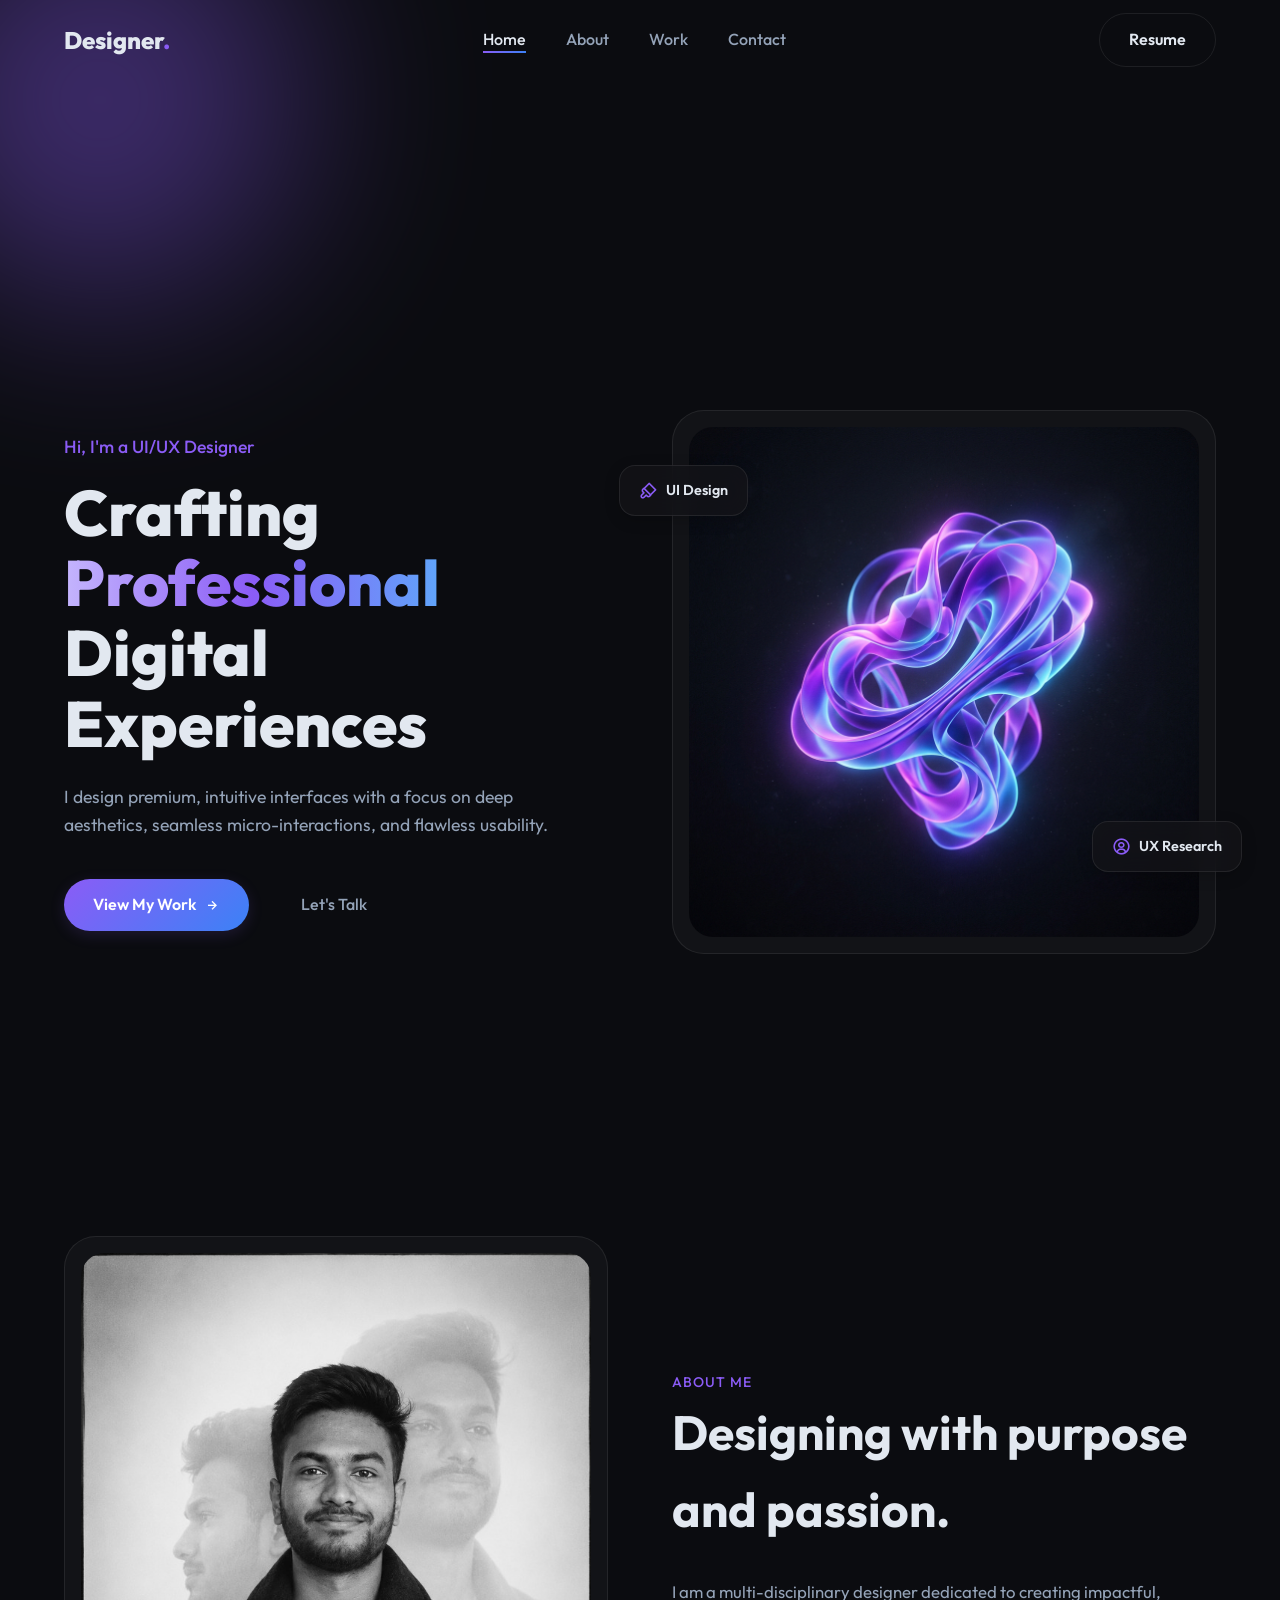
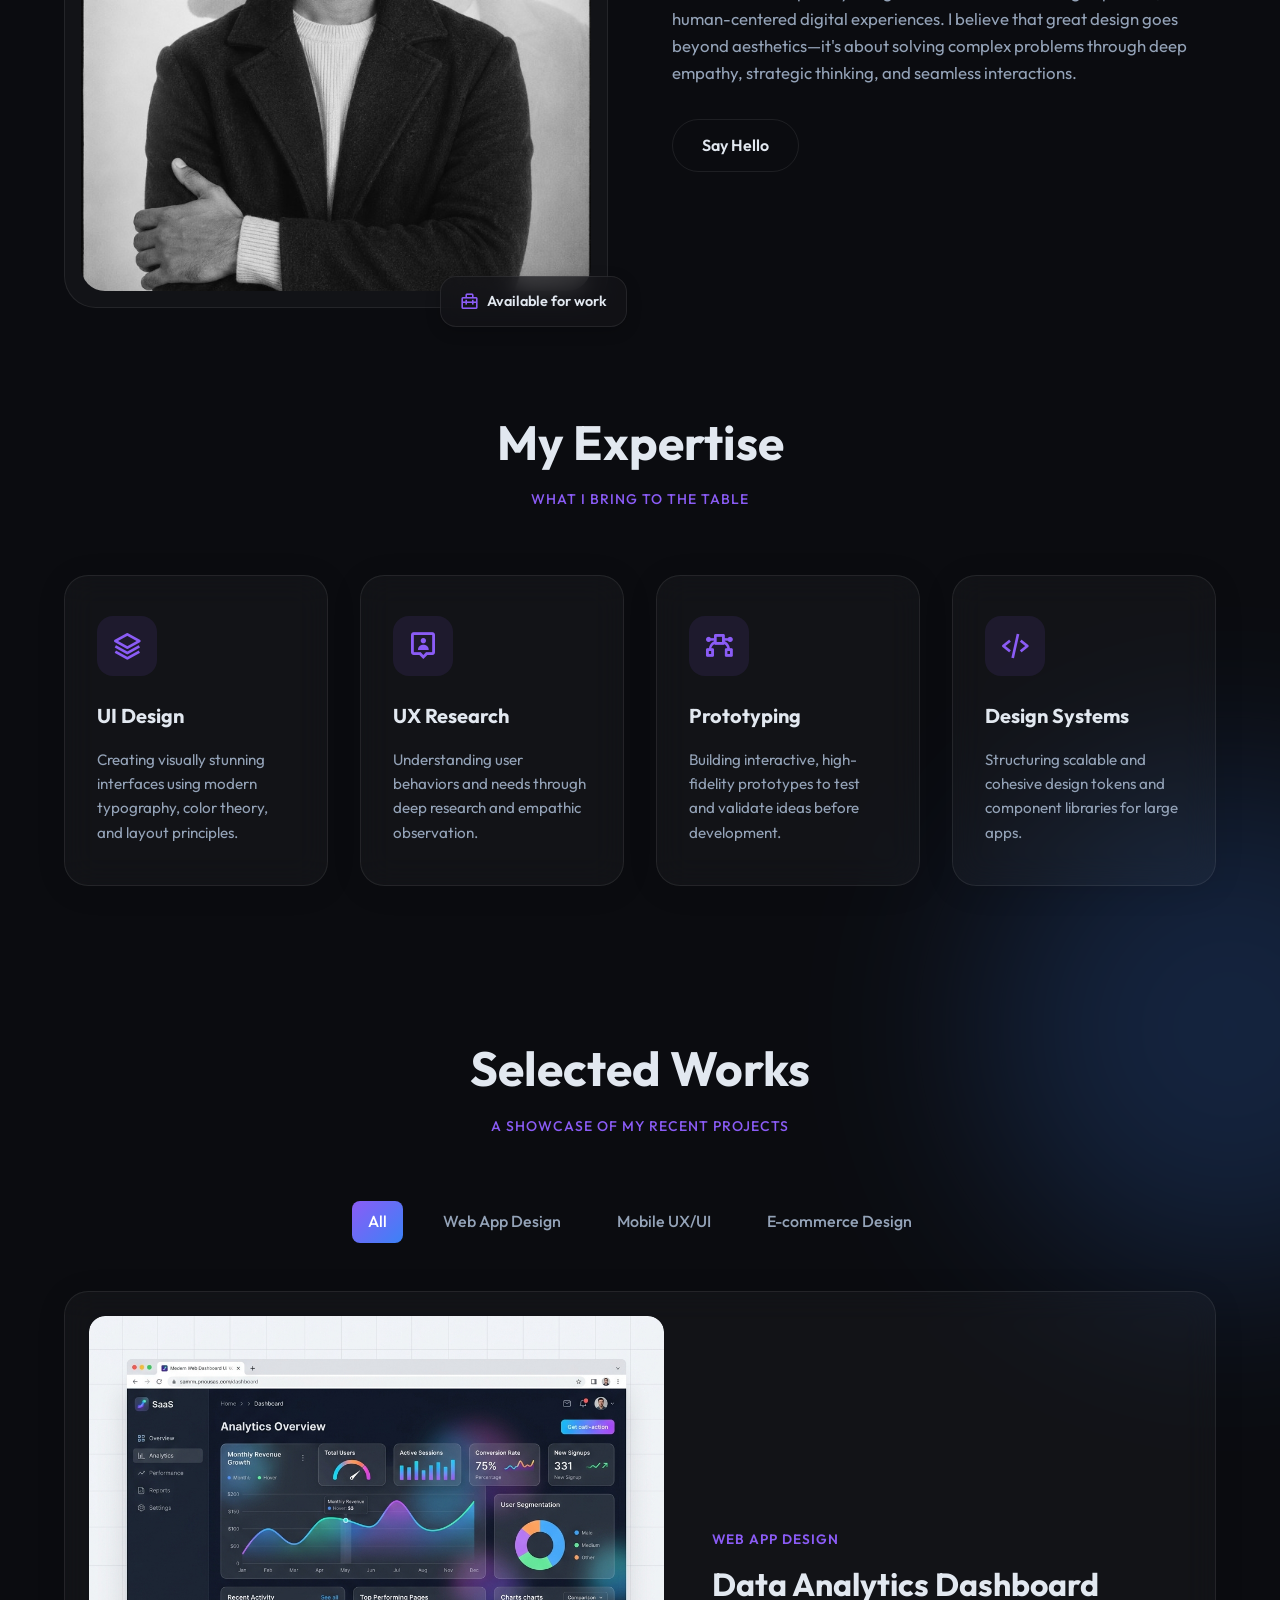
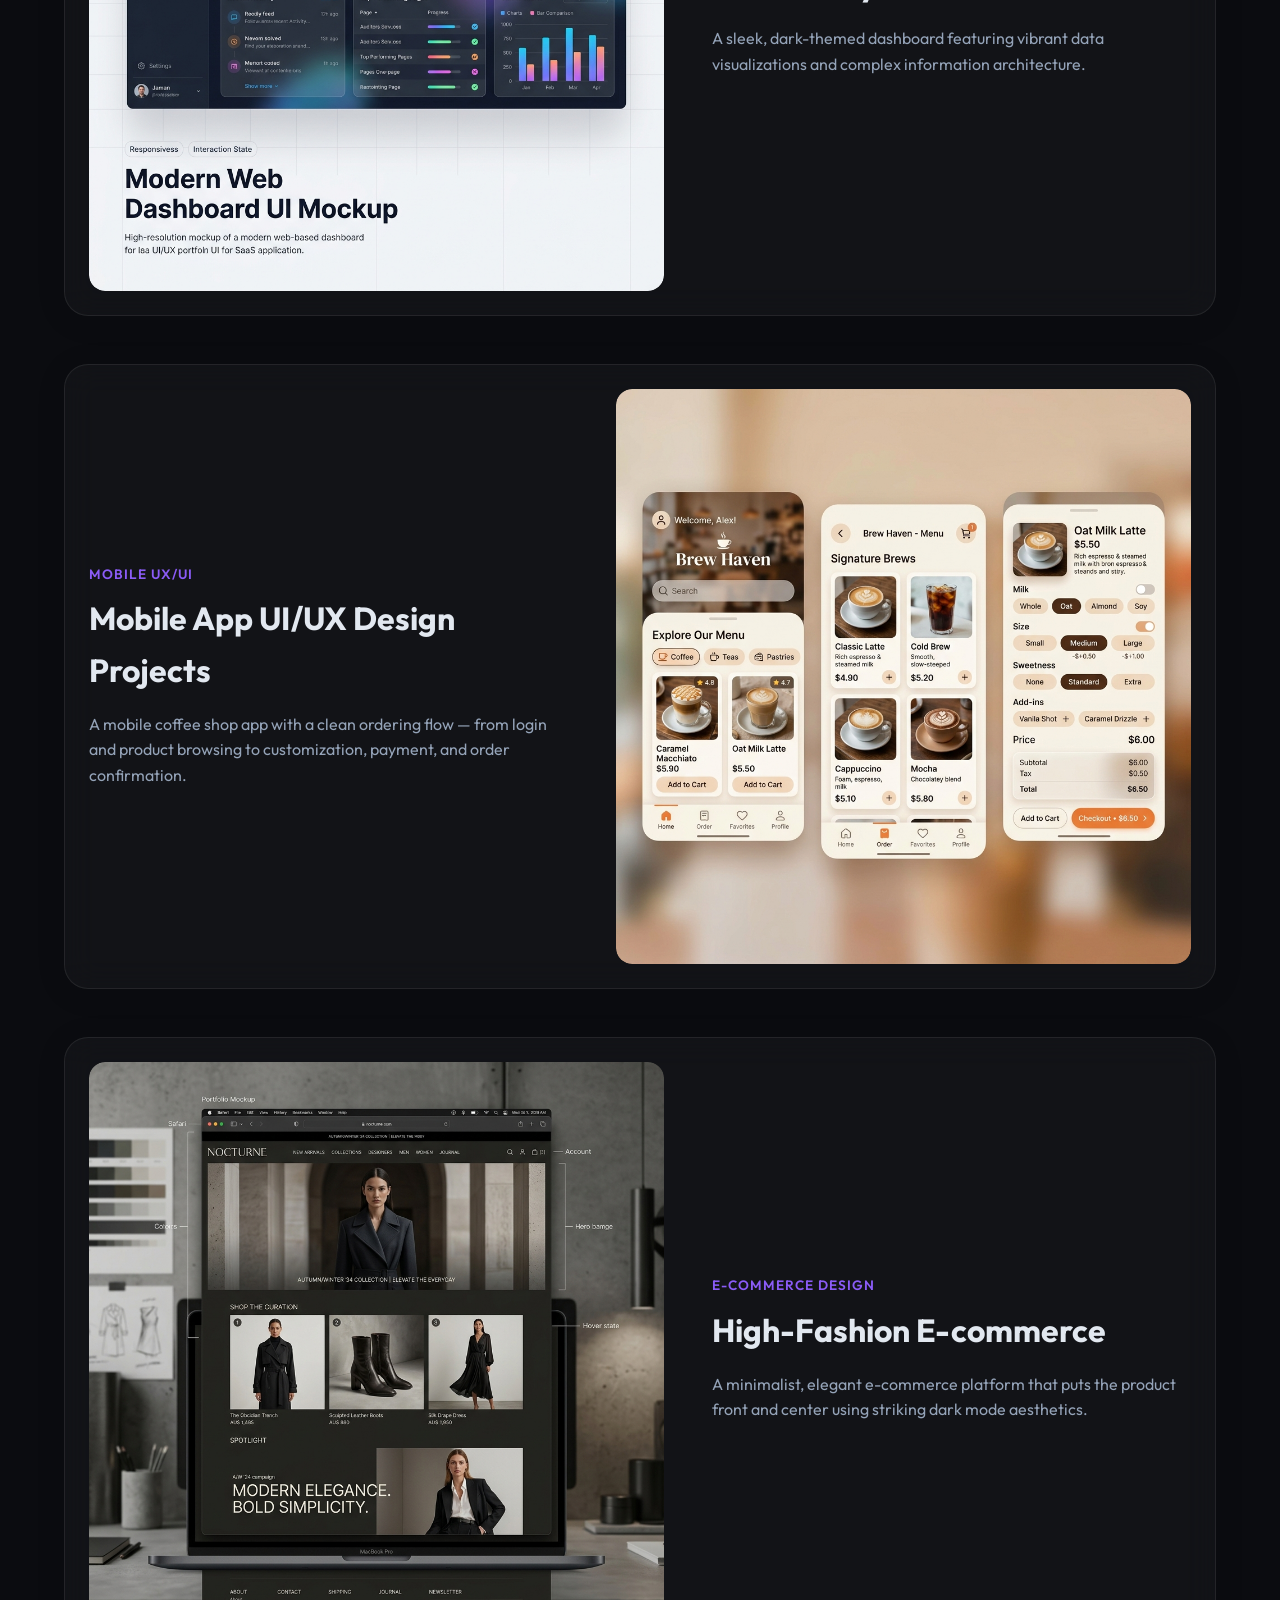
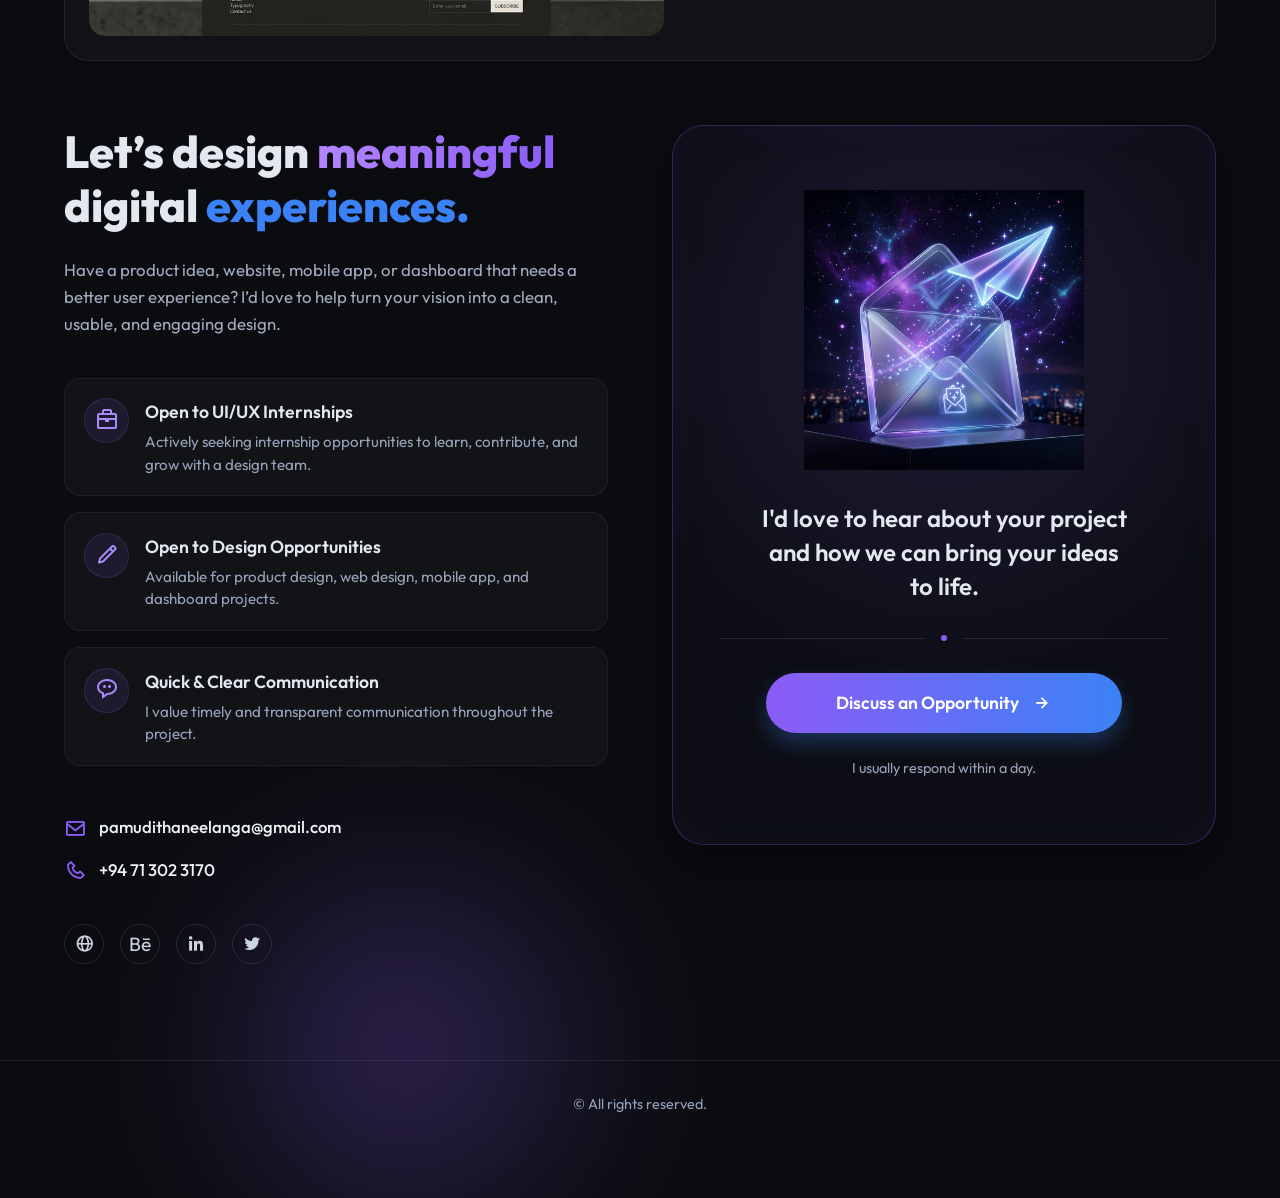
<file: index.html>
<!DOCTYPE html>
<html lang="en">
<head>
    <meta charset="UTF-8">
    <meta name="viewport" content="width=device-width, initial-scale=1.0">
    <title>Next Level UI/UX Portfolio</title>
    <meta name="description" content="Portfolio of a UI/UX Designer showcasing next-level digital experiences and premium web design.">
    <!-- Google Fonts -->
    <link rel="preconnect" href="https://fonts.googleapis.com">
    <link rel="preconnect" href="https://fonts.gstatic.com" crossorigin>
    <link href="https://fonts.googleapis.com/css2?family=Outfit:wght@300;400;500;600;700;800&display=swap" rel="stylesheet">
    <!-- Icons -->
    <link href="https://unpkg.com/boxicons@2.1.4/css/boxicons.min.css" rel="stylesheet">
    <!-- Custom CSS -->
    <link rel="stylesheet" href="css/style.css">
</head>
<body>
    <!-- Background Elements -->
    <div class="bg-glow glow-1"></div>
    <div class="bg-glow glow-2"></div>
    <div class="bg-glow glow-3"></div>

    <!-- Navigation -->
    <header id="header">
        <nav class="container nav">
            <a href="#" class="logo">Designer<span>.</span></a>
            <div class="nav-menu" id="nav-menu">
                <ul class="nav-list">
                    <li class="nav-item"><a href="#home" class="nav-link active">Home</a></li>
                    <li class="nav-item"><a href="#about" class="nav-link">About</a></li>
                    <li class="nav-item"><a href="#work" class="nav-link">Work</a></li>
                    <li class="nav-item"><a href="#contact" class="nav-link">Contact</a></li>
                </ul>
                <div class="nav-close" id="nav-close">
                    <i class='bx bx-x'></i>
                </div>
            </div>
            <div class="nav-actions">
                <a href="assets/resume.pdf" class="btn btn-outline" target="_blank" rel="noopener noreferrer">Resume</a>
                <div class="nav-toggle" id="nav-toggle">
                    <i class='bx bx-menu'></i>
                </div>
            </div>
        </nav>
    </header>

    <main>
        <!-- Home / Hero Section -->
        <section class="home section" id="home">
            <div class="container home-container">
                <div class="home-data reveal-left">
                    <span class="home-subtitle">Hi, I'm a UI/UX Designer</span>
                    <h1 class="home-title">Crafting <span>Professional</span> Digital Experiences</h1>
                    <p class="home-description">
                        I design premium, intuitive interfaces with a focus on deep aesthetics, 
                        seamless micro-interactions, and flawless usability.
                    </p>
                    <div class="home-buttons">
                        <a href="#work" class="btn btn-primary">View My Work <i class='bx bx-right-arrow-alt'></i></a>
                        <a href="#contact" class="btn btn-text">Let's Talk</a>
                    </div>
                </div>
                <div class="home-image reveal-right">
                    <div class="image-wrapper">
                        <img src="assets/hero_abstract.png" alt="Abstract Hero 3D Shape" class="hero-img">
                        <div class="floating-badge badge-1">
                            <i class='bx bx-brush'></i> UI Design
                        </div>
                        <div class="floating-badge badge-2">
                            <i class='bx bx-user-circle'></i> UX Research
                        </div>
                    </div>
                </div>
            </div>
        </section>

        <!-- About & Skills Section -->
        <section class="about section" id="about">
            <div class="container">
                <div class="about-container">
                    <div class="about-image reveal-left">
                        <div class="image-wrapper profile-wrapper">
                            <img src="assets/profile.jpg" alt="UI/UX Designer Profile" class="profile-img">
                            <div class="floating-badge badge-3">
                                <i class='bx bx-briefcase-alt-2'></i> Available for work
                            </div>
                        </div>
                    </div>
                    <div class="about-data reveal-right">
                        <div class="section-title-wrap" style="text-align: left; margin-bottom: 2rem;">
                            <p class="section-subtitle">About Me</p>
                            <h2 class="section-title">Designing with purpose and passion.</h2>
                        </div>
                        <p class="about-description" style="color: var(--text-color-muted); margin-bottom: 2rem; font-size: 1.05rem;">
                            I am a multi-disciplinary designer dedicated to creating impactful, human-centered digital experiences. I believe that great design goes beyond aesthetics—it's about solving complex problems through deep empathy, strategic thinking, and seamless interactions.
                        </p>
                        <a href="#contact" class="btn btn-outline">Say Hello</a>
                    </div>
                </div>

                <div class="section-title-wrap reveal-up" style="margin-top: 6rem;">
                    <h2 class="section-title">My Expertise</h2>
                    <p class="section-subtitle">What I bring to the table</p>
                </div>

                <div class="skills-grid reveal-up">
                    <div class="skill-card glass-card">
                        <div class="skill-icon"><i class='bx bx-layer'></i></div>
                        <h3 class="skill-title">UI Design</h3>
                        <p class="skill-description">Creating visually stunning interfaces using modern typography, color theory, and layout principles.</p>
                    </div>
                    <div class="skill-card glass-card">
                        <div class="skill-icon"><i class='bx bx-user-pin'></i></div>
                        <h3 class="skill-title">UX Research</h3>
                        <p class="skill-description">Understanding user behaviors and needs through deep research and empathic observation.</p>
                    </div>
                    <div class="skill-card glass-card">
                        <div class="skill-icon"><i class='bx bx-vector'></i></div>
                        <h3 class="skill-title">Prototyping</h3>
                        <p class="skill-description">Building interactive, high-fidelity prototypes to test and validate ideas before development.</p>
                    </div>
                    <div class="skill-card glass-card">
                        <div class="skill-icon"><i class='bx bx-code-alt'></i></div>
                        <h3 class="skill-title">Design Systems</h3>
                        <p class="skill-description">Structuring scalable and cohesive design tokens and component libraries for large apps.</p>
                    </div>
                </div>
            </div>
        </section>

        <!-- Work Section -->
        <section class="work section" id="work">
            <div class="container">
                <div class="section-title-wrap reveal-up">
                    <h2 class="section-title">Selected Works</h2>
                    <p class="section-subtitle">A showcase of my recent projects</p>
                </div>

                <div class="work-filters reveal-up">
                    <span class="work-item active-work" data-filter="all">All</span>
                    <span class="work-item" data-filter="web">Web App Design</span>
                    <span class="work-item" data-filter="mobile">Mobile UX/UI</span>
                    <span class="work-item" data-filter="ecommerce">E-commerce Design</span>
                </div>

                <div class="work-grid">
                    <!-- Project 1 -->
                    <div class="work-card glass-card reveal-up" data-category="web">
                        <div class="work-image">
                            <img src="assets/project_one.png" alt="Modern Dashboard UI">
                            <div class="work-overlay">
                                <a href="web-app-design.html" class="work-link"><i class='bx bx-link-external'></i></a>
                            </div>
                        </div>
                        <div class="work-content">
                            <span class="work-category">Web App Design</span>
                            <h3 class="work-title">Data Analytics Dashboard</h3>
                            <p class="work-description">A sleek, dark-themed dashboard featuring vibrant data visualizations and complex information architecture.</p>
                        </div>
                    </div>

                    <!-- Project 2 -->
                    <div class="work-card glass-card reveal-up" data-category="mobile">
                        <div class="work-image">
                            <img src="assets/brew_coffee_app_ui.png" alt="Brew Coffee Mobile Ordering App UI">
                            <div class="work-overlay">
                                <a href="mobile-ux-ui.html" class="work-link"><i class='bx bx-link-external'></i></a>
                            </div>
                        </div>
                        <div class="work-content">
                            <span class="work-category">Mobile UX/UI</span>
                            <h3 class="work-title">Mobile App UI/UX Design Projects</h3>
                            <p class="work-description">A mobile coffee shop app with a clean ordering flow — from login and product browsing to customization, payment, and order confirmation.</p>
                        </div>
                    </div>

                    <!-- Project 3 -->
                    <div class="work-card glass-card reveal-up" data-category="ecommerce">
                        <div class="work-image">
                            <img src="assets/project_three.png" alt="E-commerce Website UI">
                            <div class="work-overlay">
                                <a href="ecommerce-design.html" class="work-link"><i class='bx bx-link-external'></i></a>
                            </div>
                        </div>
                        <div class="work-content">
                            <span class="work-category">E-commerce Design</span>
                            <h3 class="work-title">High-Fashion E-commerce</h3>
                            <p class="work-description">A minimalist, elegant e-commerce platform that puts the product front and center using striking dark mode aesthetics.</p>
                        </div>
                    </div>
                </div>
            </div>
        </section>

        <!-- Contact Section -->
        <section class="contact section" id="contact" style="padding-top: 2rem;">
            <div class="container">
                <div class="contact-wrapper reveal-up" style="display: grid; grid-template-columns: 1fr 1fr; gap: 4rem; align-items: start;">
                    <div class="contact-left">
                        <h2 class="contact-title" style="font-size: 2.8rem; font-weight: 800; line-height: 1.2; margin-bottom: 1.5rem;">
                            Let’s design <span style="background: linear-gradient(90deg, #b485ff, #8b5cf6); -webkit-background-clip: text; -webkit-text-fill-color: transparent;">meaningful</span> <br>
                            digital <span style="color: #3b82f6;">experiences.</span>
                        </h2>
                        <p class="contact-description" style="color: #a0aec0; margin-bottom: 2.5rem; font-size: 1.05rem; max-width: 95%;">
                            Have a product idea, website, mobile app, or dashboard that needs a better user experience? I’d love to help turn your vision into a clean, usable, and engaging design.
                        </p>
                        
                        <div class="contact-features" style="display: flex; flex-direction: column; gap: 1rem; margin-bottom: 3rem;">
                            <!-- Feature 1 -->
                            <div class="feature-card" style="background: rgba(255, 255, 255, 0.03); border: 1px solid rgba(255, 255, 255, 0.05); border-radius: 1rem; padding: 1.2rem; display: flex; gap: 1rem; align-items: flex-start; transition: all 0.3s ease;">
                                <div class="feature-icon" style="width: 45px; height: 45px; border-radius: 50%; background: rgba(139, 92, 246, 0.1); border: 1px solid rgba(139, 92, 246, 0.2); display: flex; align-items: center; justify-content: center; flex-shrink: 0;">
                                    <i class='bx bx-briefcase' style="color: #a78bfa; font-size: 1.5rem;"></i>
                                </div>
                                <div class="feature-text">
                                    <h4 style="font-size: 1.1rem; margin-bottom: 0.3rem; font-weight: 600;">Open to UI/UX Internships</h4>
                                    <p style="color: #94a3b8; font-size: 0.95rem; line-height: 1.5;">Actively seeking internship opportunities to learn, contribute, and grow with a design team.</p>
                                </div>
                            </div>
                            <!-- Feature 2 -->
                            <div class="feature-card" style="background: rgba(255, 255, 255, 0.03); border: 1px solid rgba(255, 255, 255, 0.05); border-radius: 1rem; padding: 1.2rem; display: flex; gap: 1rem; align-items: flex-start; transition: all 0.3s ease;">
                                <div class="feature-icon" style="width: 45px; height: 45px; border-radius: 50%; background: rgba(139, 92, 246, 0.1); border: 1px solid rgba(139, 92, 246, 0.2); display: flex; align-items: center; justify-content: center; flex-shrink: 0;">
                                    <i class='bx bx-pencil' style="color: #a78bfa; font-size: 1.5rem;"></i>
                                </div>
                                <div class="feature-text">
                                    <h4 style="font-size: 1.1rem; margin-bottom: 0.3rem; font-weight: 600;">Open to Design Opportunities</h4>
                                    <p style="color: #94a3b8; font-size: 0.95rem; line-height: 1.5;">Available for product design, web design, mobile app, and dashboard projects.</p>
                                </div>
                            </div>
                            <!-- Feature 3 -->
                            <div class="feature-card" style="background: rgba(255, 255, 255, 0.03); border: 1px solid rgba(255, 255, 255, 0.05); border-radius: 1rem; padding: 1.2rem; display: flex; gap: 1rem; align-items: flex-start; transition: all 0.3s ease;">
                                <div class="feature-icon" style="width: 45px; height: 45px; border-radius: 50%; background: rgba(139, 92, 246, 0.1); border: 1px solid rgba(139, 92, 246, 0.2); display: flex; align-items: center; justify-content: center; flex-shrink: 0;">
                                    <i class='bx bx-message-rounded-dots' style="color: #a78bfa; font-size: 1.5rem;"></i>
                                </div>
                                <div class="feature-text">
                                    <h4 style="font-size: 1.1rem; margin-bottom: 0.3rem; font-weight: 600;">Quick & Clear Communication</h4>
                                    <p style="color: #94a3b8; font-size: 0.95rem; line-height: 1.5;">I value timely and transparent communication throughout the project.</p>
                                </div>
                            </div>
                        </div>

                        <div class="contact-direct" style="margin-bottom: 2.5rem; display: flex; flex-direction: column; gap: 1rem;">
                            <a href="mailto:pamudithaneelanga@gmail.com" style="color: #f1f5f9; font-weight: 500; font-size: 1.05rem; display: flex; align-items: center; gap: 0.8rem; transition: color 0.3s ease;">
                                <i class='bx bx-envelope' style="color: #8b5cf6; font-size: 1.4rem;"></i> pamudithaneelanga@gmail.com
                            </a>
                            <a href="tel:+94713023170" style="color: #f1f5f9; font-weight: 500; font-size: 1.05rem; display: flex; align-items: center; gap: 0.8rem; transition: color 0.3s ease;">
                                <i class='bx bx-phone' style="color: #8b5cf6; font-size: 1.4rem;"></i> +94 71 302 3170
                            </a>
                        </div>

                        <div class="contact-socials" style="display: flex; gap: 1rem;">
                            <a href="#" class="social-link" style="width: 40px; height: 40px; border-radius: 50%; border: 1px solid rgba(255,255,255,0.1); display: flex; align-items: center; justify-content: center; color: #cbd5e1; transition: all 0.3s ease; text-decoration: none;"><i class='bx bx-globe'></i></a>
                            <a href="#" class="social-link" style="width: 40px; height: 40px; border-radius: 50%; border: 1px solid rgba(255,255,255,0.1); display: flex; align-items: center; justify-content: center; color: #cbd5e1; transition: all 0.3s ease; text-decoration: none;">Bē</a>
                            <a href="#" class="social-link" style="width: 40px; height: 40px; border-radius: 50%; border: 1px solid rgba(255,255,255,0.1); display: flex; align-items: center; justify-content: center; color: #cbd5e1; transition: all 0.3s ease; text-decoration: none;"><i class='bx bxl-linkedin'></i></a>
                            <a href="#" class="social-link" style="width: 40px; height: 40px; border-radius: 50%; border: 1px solid rgba(255,255,255,0.1); display: flex; align-items: center; justify-content: center; color: #cbd5e1; transition: all 0.3s ease; text-decoration: none;"><i class='bx bxl-twitter'></i></a>
                        </div>
                    </div>

                    <div class="contact-right" style="background: rgba(15, 17, 26, 0.6); backdrop-filter: blur(20px); border: 1px solid rgba(139, 92, 246, 0.3); border-radius: 2rem; padding: 4rem 3rem; display: flex; flex-direction: column; align-items: center; text-align: center; position: relative; box-shadow: 0 20px 40px rgba(0,0,0,0.4), inset 0 0 40px rgba(139, 92, 246, 0.05); overflow: hidden;">
                        <!-- Glow behind card -->
                        <div style="position: absolute; width: 100%; height: 100%; top: 0; left: 0; background: radial-gradient(circle at 50% 30%, rgba(139, 92, 246, 0.15) 0%, transparent 60%); pointer-events: none;"></div>
                        
                        <!-- The 3D Envelope Image -->
                        <img src="assets/envelope_3d.png" alt="3D Envelope" style="width: 280px; margin-bottom: 2rem; z-index: 1;">
                        
                        <h3 style="font-size: 1.5rem; font-weight: 600; line-height: 1.4; margin-bottom: 2rem; z-index: 1;">I'd love to hear about your project<br>and how we can bring your ideas<br>to life.</h3>
                        
                        <div style="width: 100%; display: flex; align-items: center; gap: 1rem; margin-bottom: 2rem; z-index: 1;">
                            <div style="flex-grow: 1; height: 1px; background: rgba(255,255,255,0.1);"></div>
                            <div style="width: 6px; height: 6px; border-radius: 50%; background: #8b5cf6;"></div>
                            <div style="flex-grow: 1; height: 1px; background: rgba(255,255,255,0.1);"></div>
                        </div>

                        <div class="btn" style="background: linear-gradient(90deg, #8b5cf6, #3b82f6); color: white; border: none; padding: 1rem 2rem; border-radius: 2rem; font-size: 1.1rem; font-weight: 600; width: 80%; display: flex; align-items: center; justify-content: center; gap: 0.8rem; margin-bottom: 1.5rem; transition: transform 0.3s ease, box-shadow 0.3s ease; box-shadow: 0 10px 20px rgba(59, 130, 246, 0.3); z-index: 1; cursor: pointer;">
                            Discuss an Opportunity <i class='bx bx-right-arrow-alt' style="font-size: 1.3rem;"></i>
                        </div>

                        <p style="color: #94a3b8; font-size: 0.9rem; z-index: 1;">I usually respond within a day.</p>
                    </div>
                </div>
            </div>
        </section>
    </main>

    <!-- Footer -->
    <footer class="footer">
        <div class="container footer-container">
            <p class="footer-copy">&#169; All rights reserved.</p>
        </div>
    </footer>

    <!-- Custom JS -->
    <script src="js/main.js"></script>
</body>
</html>
</file>
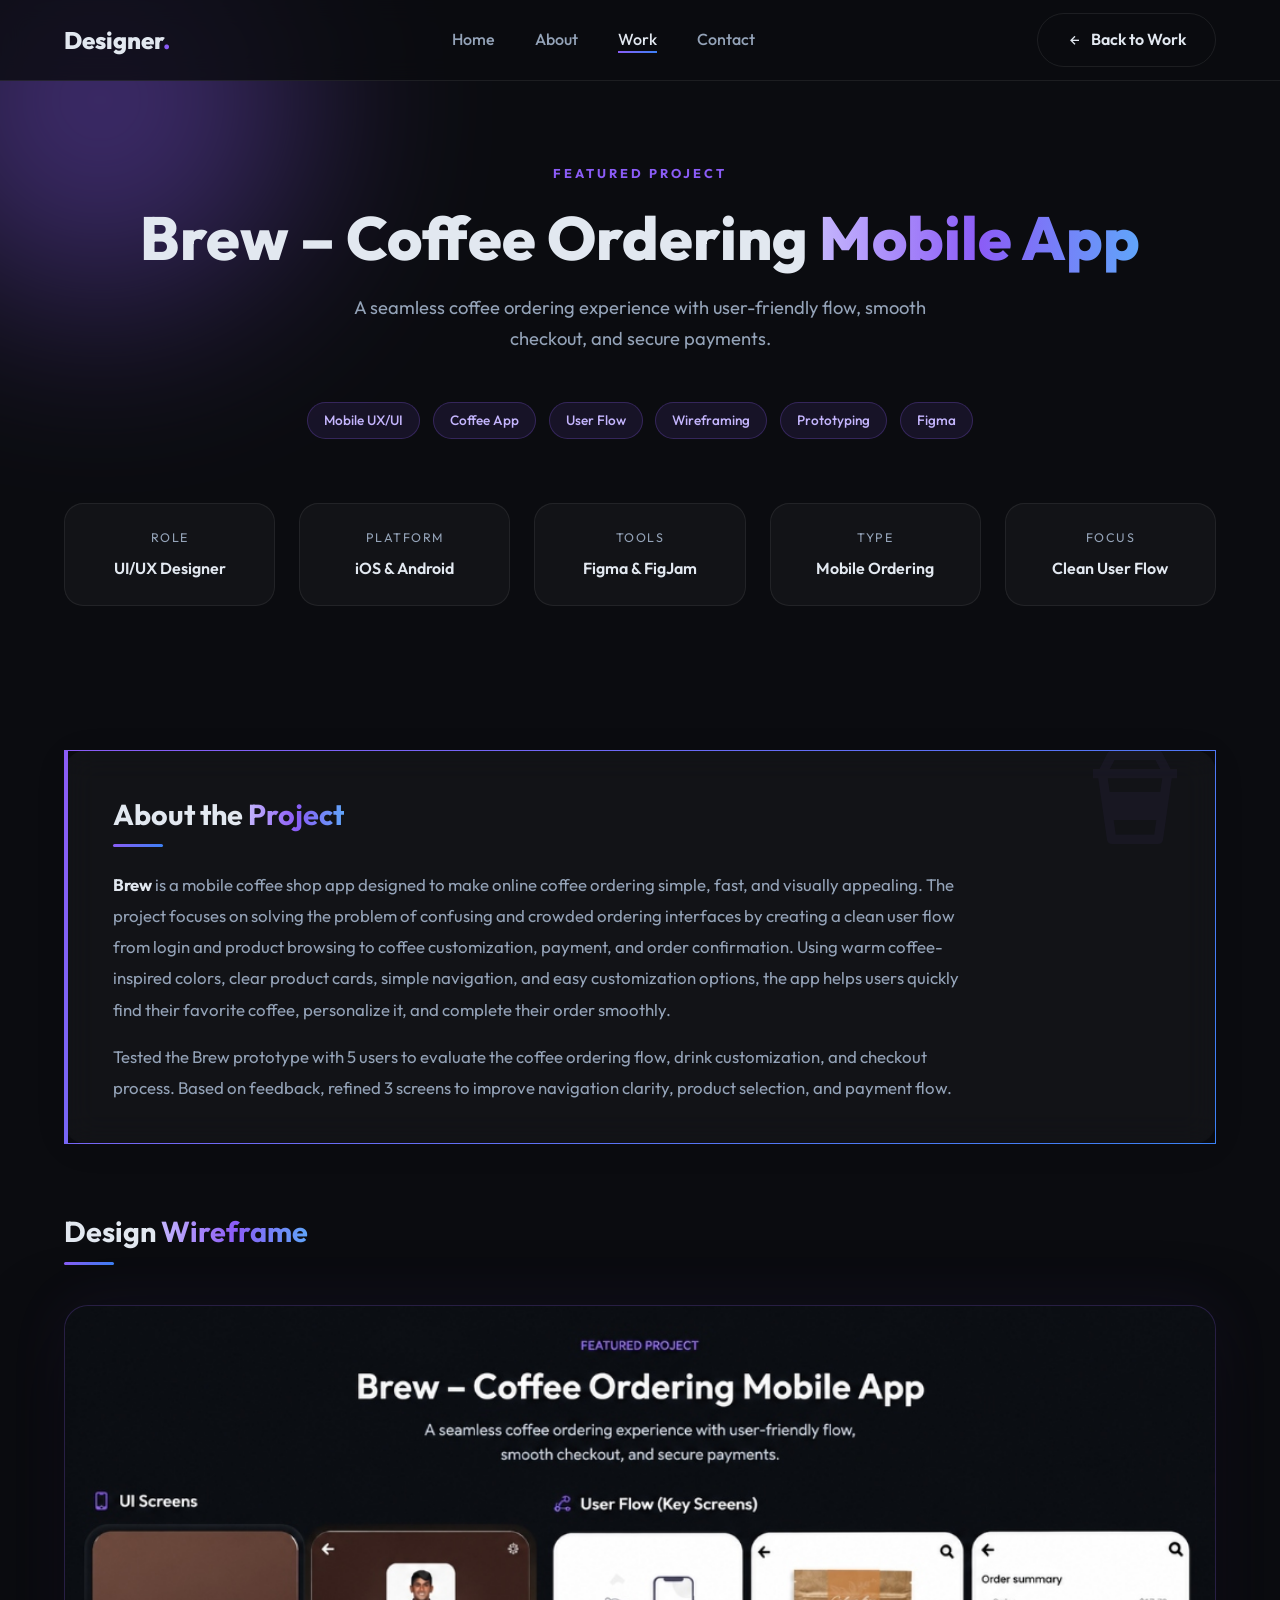
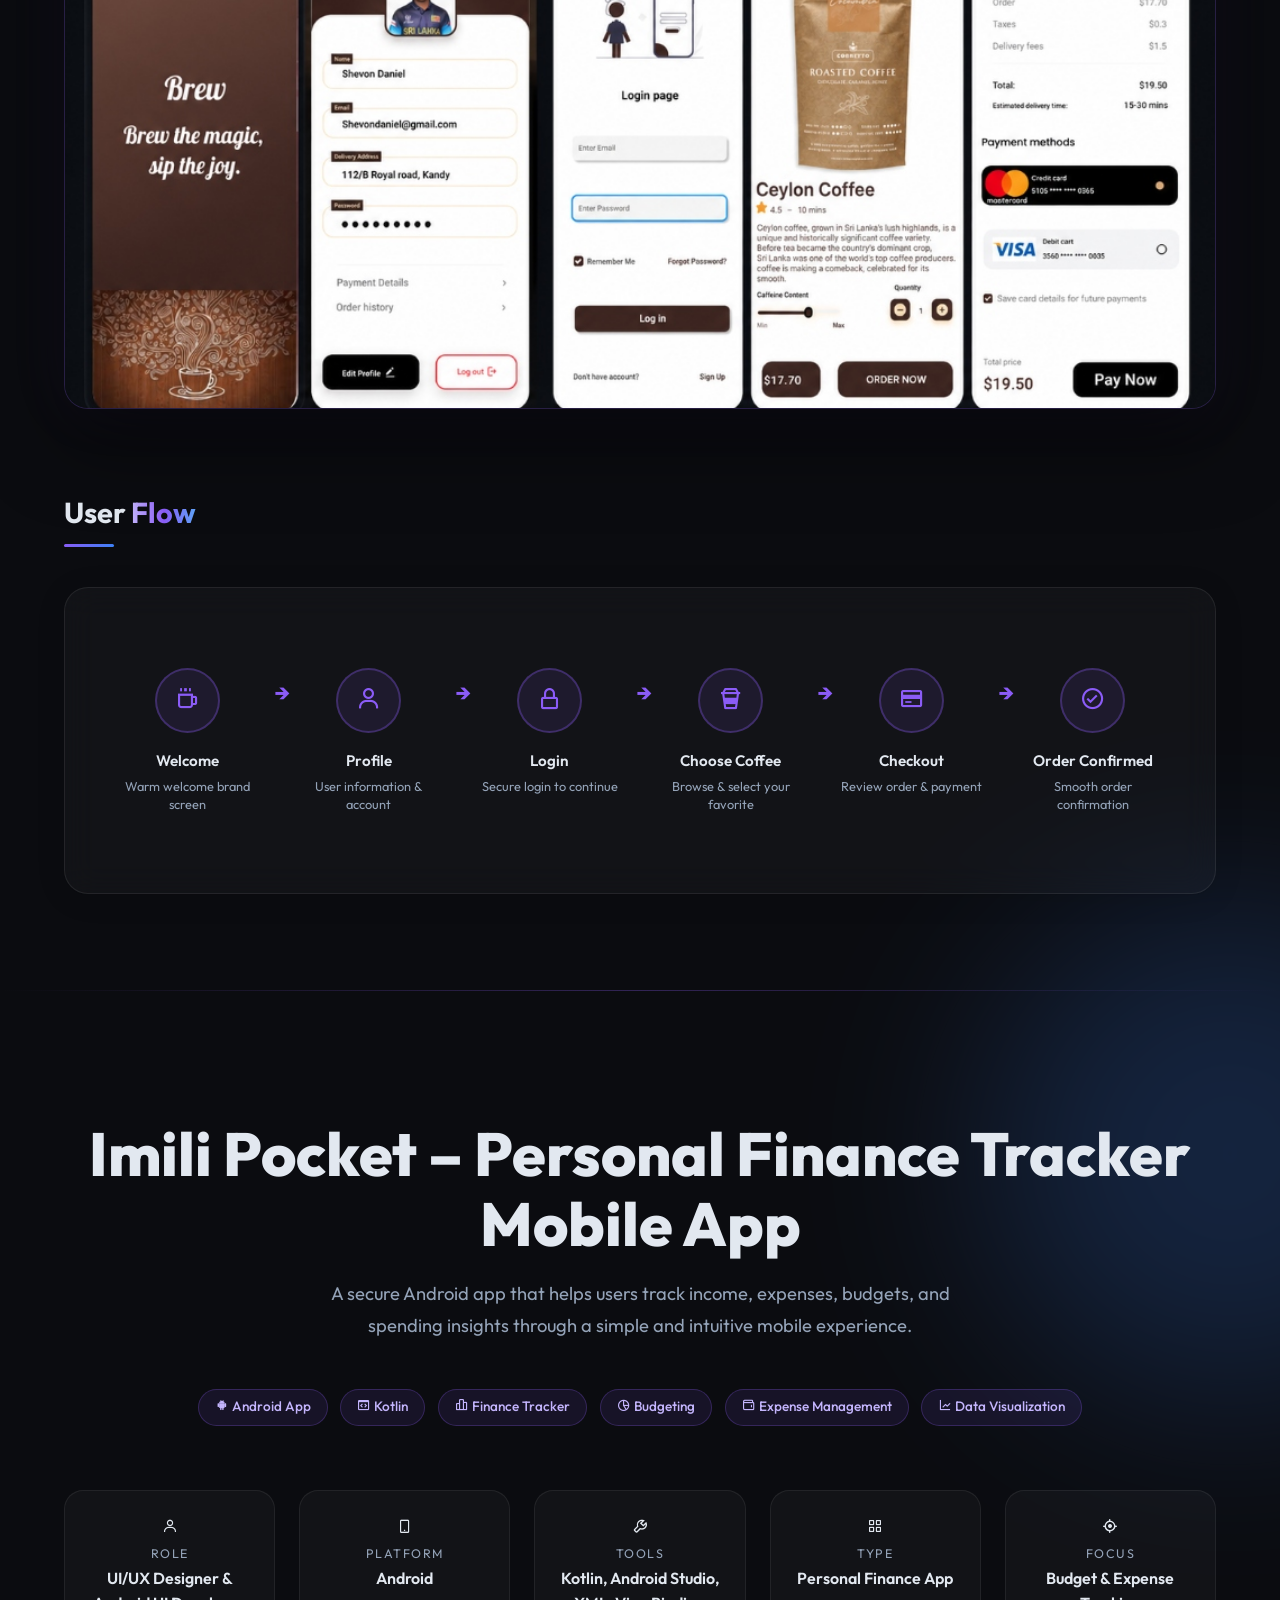
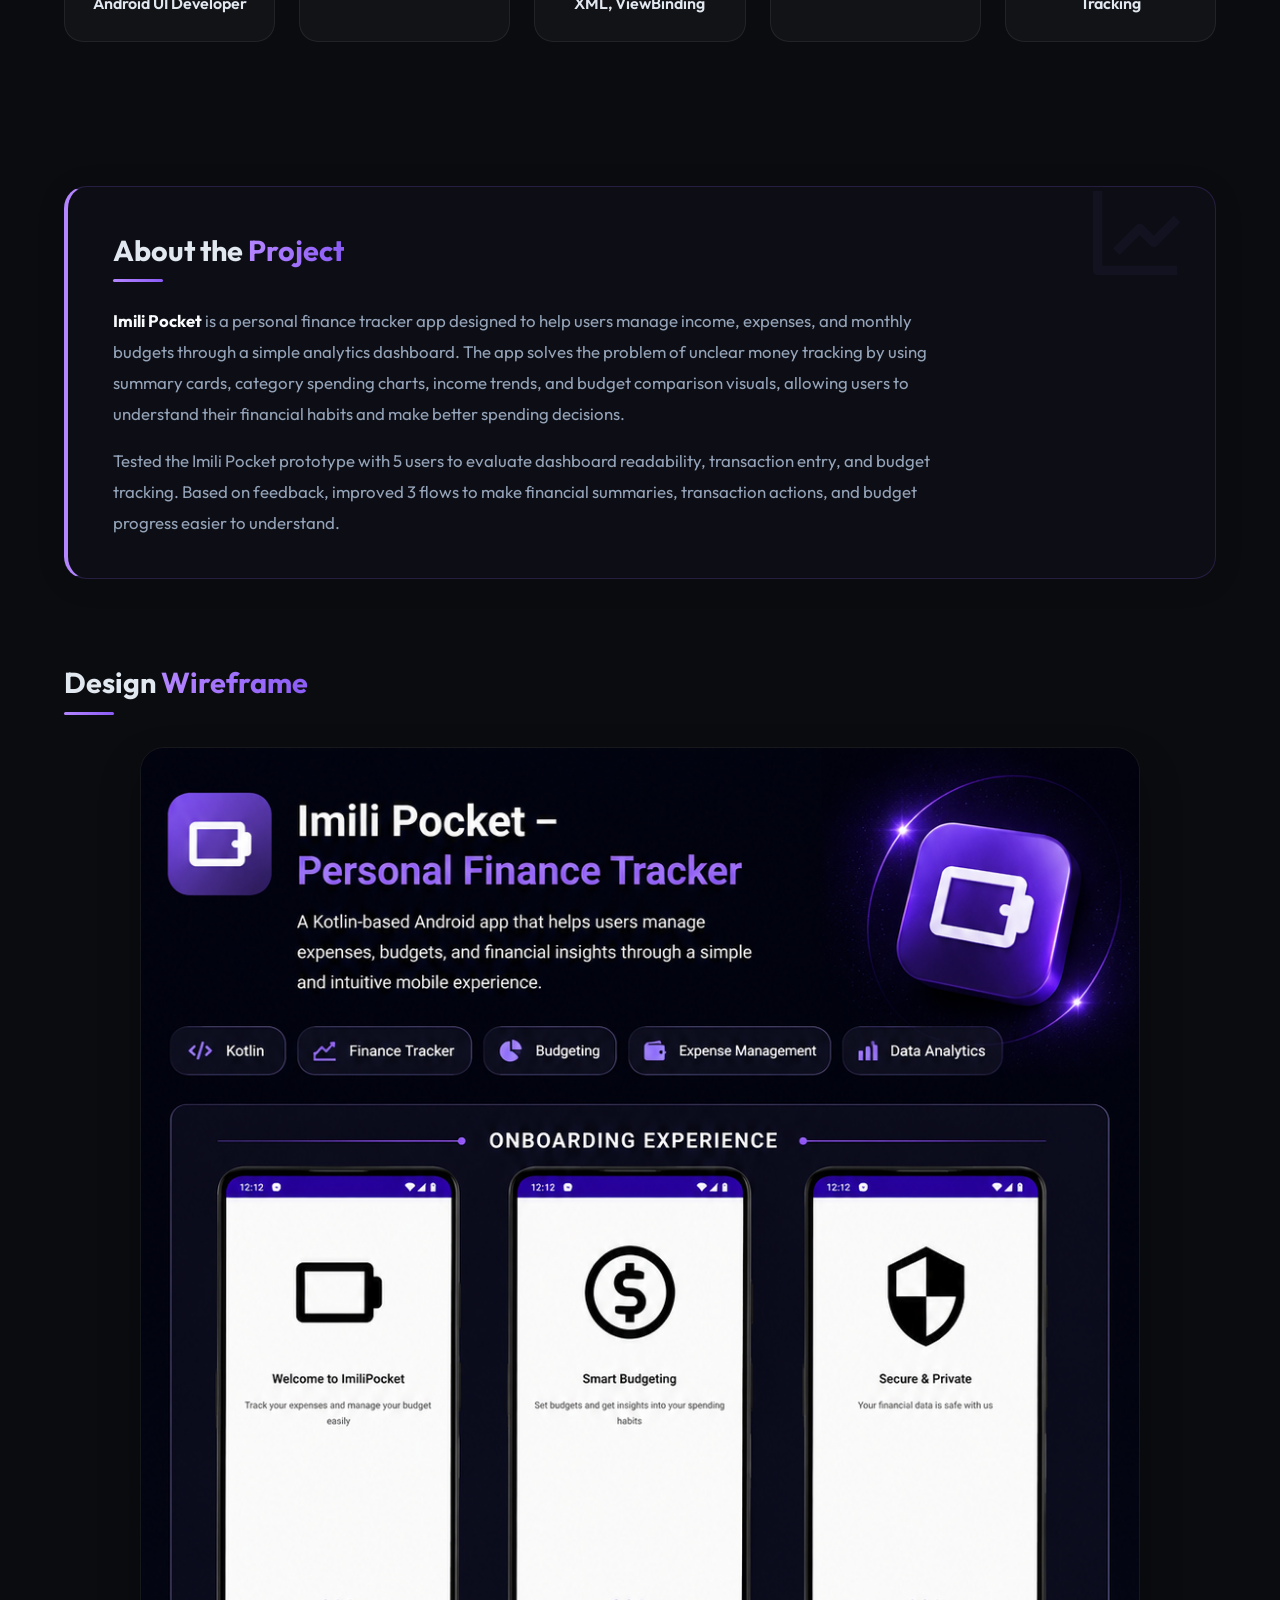
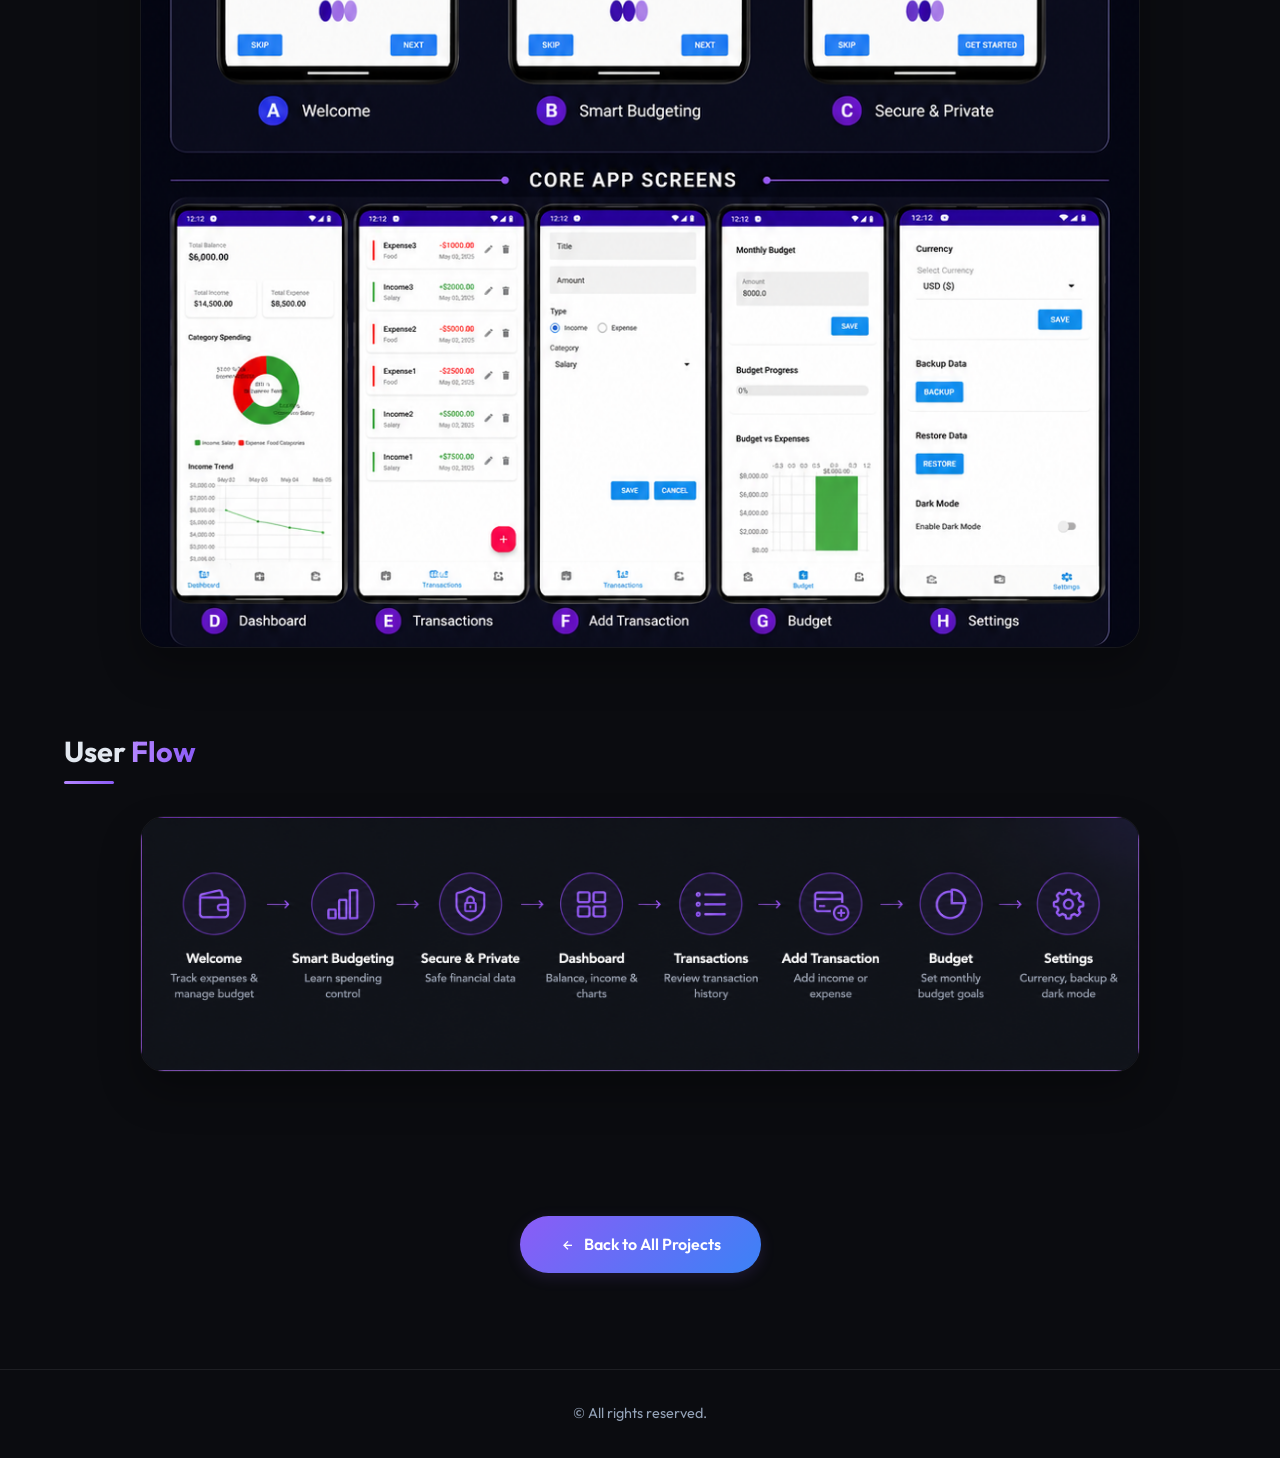
<file: mobile-ux-ui.html>
<!DOCTYPE html>
<html lang="en">
<head>
    <meta charset="UTF-8">
    <meta name="viewport" content="width=device-width, initial-scale=1.0">
    <title>Brew – Coffee Ordering App | Mobile UX/UI Case Study</title>
    <meta name="description" content="Case study for Brew, a seamless coffee ordering mobile app with user-friendly flow, smooth checkout, and secure payments.">
    <!-- Google Fonts -->
    <link rel="preconnect" href="https://fonts.googleapis.com">
    <link rel="preconnect" href="https://fonts.gstatic.com" crossorigin>
    <link href="https://fonts.googleapis.com/css2?family=Outfit:wght@300;400;500;600;700;800&display=swap" rel="stylesheet">
    <!-- Icons -->
    <link href="https://unpkg.com/boxicons@2.1.4/css/boxicons.min.css" rel="stylesheet">
    <!-- Custom CSS -->
    <link rel="stylesheet" href="css/style.css">
    <style>
        /* ===== CASE STUDY PAGE SPECIFIC STYLES ===== */
        .case-hero {
            padding-top: calc(var(--header-height) + 5rem);
            padding-bottom: 4rem;
            text-align: center;
        }

        .case-label {
            display: inline-block;
            font-size: 0.8rem;
            font-weight: 700;
            letter-spacing: 3px;
            text-transform: uppercase;
            color: var(--accent-primary);
            margin-bottom: 1.2rem;
        }

        .case-title {
            font-size: clamp(2.2rem, 5vw, 3.8rem);
            font-weight: 800;
            line-height: 1.15;
            margin-bottom: 1.2rem;
        }

        .case-subtitle {
            font-size: 1.15rem;
            color: var(--text-color-muted);
            max-width: 620px;
            margin: 0 auto 3rem auto;
            line-height: 1.7;
        }

        /* Tags */
        .case-tags {
            display: flex;
            justify-content: center;
            gap: 0.8rem;
            flex-wrap: wrap;
            margin-bottom: 4rem;
        }

        .tag {
            background: rgba(139, 92, 246, 0.1);
            border: 1px solid rgba(139, 92, 246, 0.25);
            color: #c4b5fd;
            padding: 0.4rem 1rem;
            border-radius: 2rem;
            font-size: 0.85rem;
            font-weight: 500;
        }

        /* Overview Cards */
        .overview-grid {
            display: grid;
            grid-template-columns: repeat(auto-fit, minmax(160px, 1fr));
            gap: 1.5rem;
            margin-bottom: 5rem;
        }

        .overview-card {
            background: rgba(255,255,255,0.03);
            border: 1px solid rgba(255,255,255,0.07);
            border-radius: 1.2rem;
            padding: 1.5rem;
            text-align: center;
        }

        .overview-card .ov-label {
            font-size: 0.78rem;
            color: var(--text-color-muted);
            text-transform: uppercase;
            letter-spacing: 1.5px;
            margin-bottom: 0.5rem;
        }

        .overview-card .ov-value {
            font-size: 1rem;
            font-weight: 600;
            color: var(--text-color);
        }

        /* Wireframe showcase */
        .wireframe-section {
            margin-bottom: 5rem;
        }

        .section-heading {
            font-size: 1.8rem;
            font-weight: 700;
            margin-bottom: 0.5rem;
        }

        .section-heading span {
            background: var(--gradient-text);
            -webkit-background-clip: text;
            -webkit-text-fill-color: transparent;
        }

        .section-divider {
            width: 50px;
            height: 3px;
            background: var(--gradient-primary);
            border-radius: 2px;
            margin-bottom: 2.5rem;
        }

        .wireframe-container {
            position: relative;
            border-radius: 1.5rem;
            overflow: hidden;
            border: 1px solid rgba(139, 92, 246, 0.2);
            box-shadow: 0 30px 80px rgba(0,0,0,0.5), 0 0 60px rgba(139, 92, 246, 0.08);
            background: #0f1018;
        }

        .wireframe-container img {
            width: 100%;
            display: block;
            border-radius: 1.5rem;
        }

        /* User Flow Steps */
        .flow-section {
            margin-bottom: 5rem;
        }

        .flow-steps {
            display: grid;
            grid-template-columns: repeat(auto-fit, minmax(150px, 1fr));
            gap: 0;
            position: relative;
        }

        .flow-step {
            display: flex;
            flex-direction: column;
            align-items: center;
            text-align: center;
            padding: 2rem 1rem;
            position: relative;
        }

        .flow-step:not(:last-child)::after {
            content: '→';
            position: absolute;
            right: -12px;
            top: 2.5rem;
            font-size: 1.4rem;
            color: var(--accent-primary);
            font-weight: 700;
            z-index: 2;
        }

        .flow-icon-wrap {
            width: 65px;
            height: 65px;
            border-radius: 50%;
            background: rgba(139, 92, 246, 0.1);
            border: 2px solid rgba(139, 92, 246, 0.3);
            display: flex;
            align-items: center;
            justify-content: center;
            font-size: 1.6rem;
            color: var(--accent-primary);
            margin-bottom: 1rem;
            transition: all 0.3s ease;
        }

        .flow-step:hover .flow-icon-wrap {
            background: var(--gradient-primary);
            border-color: transparent;
            color: #fff;
            transform: scale(1.1);
        }

        .flow-step-title {
            font-size: 0.95rem;
            font-weight: 600;
            margin-bottom: 0.3rem;
        }

        .flow-step-desc {
            font-size: 0.8rem;
            color: var(--text-color-muted);
            line-height: 1.4;
        }

        /* Key Screens */
        .screens-grid {
            display: grid;
            grid-template-columns: repeat(auto-fit, minmax(200px, 1fr));
            gap: 1.5rem;
            margin-bottom: 5rem;
        }

        .screen-card {
            background: rgba(255,255,255,0.02);
            border: 1px solid rgba(255,255,255,0.07);
            border-radius: 1.2rem;
            overflow: hidden;
            transition: all 0.35s ease;
        }

        .screen-card:hover {
            border-color: rgba(139, 92, 246, 0.3);
            transform: translateY(-6px);
            box-shadow: 0 15px 40px rgba(0,0,0,0.4);
        }

        .screen-label {
            padding: 0.8rem 1rem;
            font-size: 0.8rem;
            font-weight: 600;
            color: var(--accent-primary);
            text-transform: uppercase;
            letter-spacing: 1px;
            border-bottom: 1px solid rgba(255,255,255,0.05);
        }

        /* Back CTA */
        .back-cta {
            text-align: center;
            padding: 4rem 0 2rem;
        }
    </style>
</head>
<body>
    <div class="bg-glow glow-1"></div>
    <div class="bg-glow glow-2"></div>

    <!-- Navigation -->
    <header id="header" class="header scroll-header">
        <nav class="container nav">
            <a href="index.html" class="logo">Designer<span>.</span></a>
            <div class="nav-menu" id="nav-menu">
                <ul class="nav-list">
                    <li class="nav-item"><a href="index.html#home" class="nav-link">Home</a></li>
                    <li class="nav-item"><a href="index.html#about" class="nav-link">About</a></li>
                    <li class="nav-item"><a href="index.html#work" class="nav-link active">Work</a></li>
                    <li class="nav-item"><a href="index.html#contact" class="nav-link">Contact</a></li>
                </ul>
            </div>
            <div class="nav-actions">
                <a href="index.html#work" class="btn btn-outline"><i class='bx bx-left-arrow-alt'></i> Back to Work</a>
            </div>
        </nav>
    </header>

    <main>
        <!-- Hero -->
        <section class="case-hero container">
            <span class="case-label">Featured Project</span>
            <h1 class="case-title">Brew – Coffee Ordering <span style="background: var(--gradient-text); -webkit-background-clip: text; -webkit-text-fill-color: transparent;">Mobile App</span></h1>
            <p class="case-subtitle">A seamless coffee ordering experience with user-friendly flow, smooth checkout, and secure payments.</p>

            <!-- Tags -->
            <div class="case-tags">
                <span class="tag">Mobile UX/UI</span>
                <span class="tag">Coffee App</span>
                <span class="tag">User Flow</span>
                <span class="tag">Wireframing</span>
                <span class="tag">Prototyping</span>
                <span class="tag">Figma</span>
            </div>

            <!-- Overview Cards -->
            <div class="overview-grid">
                <div class="overview-card">
                    <p class="ov-label">Role</p>
                    <p class="ov-value">UI/UX Designer</p>
                </div>
                <div class="overview-card">
                    <p class="ov-label">Platform</p>
                    <p class="ov-value">iOS &amp; Android</p>
                </div>
                <div class="overview-card">
                    <p class="ov-label">Tools</p>
                    <p class="ov-value">Figma &amp; FigJam</p>
                </div>
                <div class="overview-card">
                    <p class="ov-label">Type</p>
                    <p class="ov-value">Mobile Ordering</p>
                </div>
                <div class="overview-card">
                    <p class="ov-label">Focus</p>
                    <p class="ov-value">Clean User Flow</p>
                </div>
            </div>
        </section>

        <!-- About the Project -->
        <section class="container" style="margin-bottom: 4rem;">
            <div class="glass-card" style="
                padding: 2.5rem 2.8rem;
                border-left: 4px solid transparent;
                border-image: var(--gradient-primary) 1;
                border-radius: 1.4rem;
                position: relative;
                overflow: hidden;
            ">
                <!-- decorative coffee icon -->
                <i class='bx bx-coffee-togo' style="
                    position: absolute;
                    top: -10px;
                    right: 1.5rem;
                    font-size: 7rem;
                    color: rgba(139, 92, 246, 0.05);
                    pointer-events: none;
                    line-height: 1;
                "></i>

                <h2 class="section-heading" style="margin-bottom: 0.4rem;">
                    About the <span>Project</span>
                </h2>
                <div class="section-divider" style="margin-bottom: 1.4rem;"></div>

                <p style="
                    font-size: 1.05rem;
                    color: var(--text-color-muted);
                    line-height: 1.85;
                    max-width: 860px;
                ">
                    <strong style="color: var(--text-color);">Brew</strong> is a mobile coffee shop app designed to make online coffee ordering
                    simple, fast, and visually appealing. The project focuses on solving the problem of confusing
                    and crowded ordering interfaces by creating a clean user flow from login and product browsing
                    to coffee customization, payment, and order confirmation. Using warm coffee-inspired colors,
                    clear product cards, simple navigation, and easy customization options, the app helps users
                    quickly find their favorite coffee, personalize it, and complete their order smoothly.
                </p>
                <p style="
                    font-size: 1.05rem;
                    color: var(--text-color-muted);
                    line-height: 1.85;
                    max-width: 860px;
                    margin-top: 1rem;
                ">
                    Tested the Brew prototype with 5 users to evaluate the coffee ordering flow, drink customization, and checkout process. Based on feedback, refined 3 screens to improve navigation clarity, product selection, and payment flow.
                </p>
            </div>
        </section>

        <!-- Wireframe Showcase -->
        <section class="wireframe-section container">
            <h2 class="section-heading">Design <span>Wireframe</span></h2>
            <div class="section-divider"></div>
            <div class="wireframe-container" style="position: relative; width: 100%; padding-bottom: 61%; overflow: hidden; border-radius: 1.5rem;">
                <img src="assets/brew_wireframe_original.jpg" alt="Brew Coffee App – UI Screens & Key Flows"
                     style="position: absolute; top: 0; left: 0; width: 100%; display: block; border-radius: 1.5rem;">
            </div>
        </section>

        <!-- User Flow -->
        <section class="flow-section container">
            <h2 class="section-heading">User <span>Flow</span></h2>
            <div class="section-divider"></div>
            <div class="glass-card" style="padding: 3rem 2rem;">
                <div class="flow-steps">
                    <div class="flow-step">
                        <div class="flow-icon-wrap"><i class='bx bx-coffee'></i></div>
                        <p class="flow-step-title">Welcome</p>
                        <p class="flow-step-desc">Warm welcome brand screen</p>
                    </div>
                    <div class="flow-step">
                        <div class="flow-icon-wrap"><i class='bx bx-user'></i></div>
                        <p class="flow-step-title">Profile</p>
                        <p class="flow-step-desc">User information &amp; account</p>
                    </div>
                    <div class="flow-step">
                        <div class="flow-icon-wrap"><i class='bx bx-lock-alt'></i></div>
                        <p class="flow-step-title">Login</p>
                        <p class="flow-step-desc">Secure login to continue</p>
                    </div>
                    <div class="flow-step">
                        <div class="flow-icon-wrap"><i class='bx bx-coffee-togo'></i></div>
                        <p class="flow-step-title">Choose Coffee</p>
                        <p class="flow-step-desc">Browse &amp; select your favorite</p>
                    </div>
                    <div class="flow-step">
                        <div class="flow-icon-wrap"><i class='bx bx-credit-card'></i></div>
                        <p class="flow-step-title">Checkout</p>
                        <p class="flow-step-desc">Review order &amp; payment</p>
                    </div>
                    <div class="flow-step">
                        <div class="flow-icon-wrap"><i class='bx bx-check-circle'></i></div>
                        <p class="flow-step-title">Order Confirmed</p>
                        <p class="flow-step-desc">Smooth order confirmation</p>
                    </div>
                </div>
            </div>
        </section>

        <!-- ============================================== -->
        <!-- SECOND PROJECT: IMILI POCKET -->
        <!-- ============================================== -->
        <div style="margin: 6rem 0; width: 100%; height: 1px; background: linear-gradient(90deg, transparent, rgba(139, 92, 246, 0.3), transparent);"></div>

        <!-- Hero Section -->
        <section class="case-hero container" style="padding-top: 2rem;">
            <h1 class="case-title">Imili Pocket – Personal Finance Tracker <span>Mobile App</span></h1>
            <p class="case-subtitle">A secure Android app that helps users track income, expenses, budgets, and spending insights through a simple and intuitive mobile experience.</p>

            <!-- Tags -->
            <div class="case-tags">
                <span class="tag"><i class='bx bxl-android'></i> Android App</span>
                <span class="tag"><i class='bx bx-code-block'></i> Kotlin</span>
                <span class="tag"><i class='bx bx-bar-chart-alt-2'></i> Finance Tracker</span>
                <span class="tag"><i class='bx bx-pie-chart-alt-2'></i> Budgeting</span>
                <span class="tag"><i class='bx bx-wallet'></i> Expense Management</span>
                <span class="tag"><i class='bx bx-line-chart'></i> Data Visualization</span>
            </div>

            <!-- Overview Cards -->
            <div class="overview-grid">
                <!-- Role -->
                <div class="overview-card">
                    <div class="card-header">
                        <div class="card-icon"><i class='bx bx-user'></i></div>
                        <span class="ov-label">ROLE</span>
                    </div>
                    <p class="ov-value">UI/UX Designer &<br>Android UI Developer</p>
                </div>
                
                <!-- Platform -->
                <div class="overview-card">
                    <div class="card-header">
                        <div class="card-icon"><i class='bx bx-mobile-alt'></i></div>
                        <span class="ov-label">PLATFORM</span>
                    </div>
                    <p class="ov-value">Android</p>
                </div>
                
                <!-- Tools -->
                <div class="overview-card">
                    <div class="card-header">
                        <div class="card-icon"><i class='bx bx-wrench'></i></div>
                        <span class="ov-label">TOOLS</span>
                    </div>
                    <p class="ov-value">Kotlin, Android Studio, XML, ViewBinding</p>
                </div>
                
                <!-- Type -->
                <div class="overview-card">
                    <div class="card-header">
                        <div class="card-icon"><i class='bx bx-grid-alt'></i></div>
                        <span class="ov-label">TYPE</span>
                    </div>
                    <p class="ov-value">Personal Finance App</p>
                </div>
                
                <!-- Focus -->
                <div class="overview-card">
                    <div class="card-header">
                        <div class="card-icon"><i class='bx bx-target-lock'></i></div>
                        <span class="ov-label">FOCUS</span>
                    </div>
                    <p class="ov-value">Budget & Expense Tracking</p>
                </div>
            </div>
        </section>

        <!-- About the Project -->
        <section class="container" style="margin-bottom: 5rem;">
            <div class="glass-card" style="
                padding: 2.5rem 2.8rem;
                background: rgba(15, 17, 26, 0.6);
                backdrop-filter: blur(10px);
                border: 1px solid rgba(139, 92, 246, 0.2);
                border-left: 4px solid #b485ff;
                border-radius: 1.4rem;
                position: relative;
                overflow: hidden;
            ">
                <!-- decorative icon -->
                <i class='bx bx-line-chart' style="
                    position: absolute;
                    top: -10px;
                    right: 1.5rem;
                    font-size: 7rem;
                    color: rgba(139, 92, 246, 0.05);
                    pointer-events: none;
                    line-height: 1;
                "></i>

                <h2 style="font-size: 1.8rem; font-weight: 700; margin-bottom: 0.4rem;">
                    About the <span style="background: linear-gradient(90deg, #b485ff, #8b5cf6); -webkit-background-clip: text; -webkit-text-fill-color: transparent;">Project</span>
                </h2>
                <div style="width: 50px; height: 3px; background: linear-gradient(90deg, #b485ff, #8b5cf6); border-radius: 2px; margin-bottom: 1.4rem;"></div>

                <p style="
                    font-size: 1.05rem;
                    color: var(--text-color-muted);
                    line-height: 1.85;
                    max-width: 860px;
                ">
                    <strong style="color: #f8fafc;">Imili Pocket</strong> is a personal finance tracker app designed to help users manage income, expenses, and monthly budgets through a simple analytics dashboard. The app solves the problem of unclear money tracking by using summary cards, category spending charts, income trends, and budget comparison visuals, allowing users to understand their financial habits and make better spending decisions.
                </p>
                <p style="
                    font-size: 1.05rem;
                    color: var(--text-color-muted);
                    line-height: 1.85;
                    max-width: 860px;
                    margin-top: 1rem;
                ">
                    Tested the Imili Pocket prototype with 5 users to evaluate dashboard readability, transaction entry, and budget tracking. Based on feedback, improved 3 flows to make financial summaries, transaction actions, and budget progress easier to understand.
                </p>
            </div>
        </section>

        <!-- Design Wireframe -->
        <section class="container" style="margin-bottom: 2rem;">
            <h2 style="font-size: 1.8rem; font-weight: 700; margin-bottom: 0.4rem;">
                Design <span style="background: linear-gradient(90deg, #b485ff, #8b5cf6); -webkit-background-clip: text; -webkit-text-fill-color: transparent;">Wireframe</span>
            </h2>
            <div style="width: 50px; height: 3px; background: linear-gradient(90deg, #b485ff, #8b5cf6); border-radius: 2px; margin-bottom: 1.4rem;"></div>
        </section>

        <!-- Design Wireframes Image -->
        <section class="container" style="margin-bottom: 5rem; display: flex; justify-content: center;">
            <img src="assets/imili_wireframe.png" alt="Imili Pocket Design Wireframes" style="border-radius: 1.5rem; width: 100%; max-width: 1000px; border: 1px solid rgba(255,255,255,0.05); box-shadow: 0 20px 40px rgba(0,0,0,0.3);">
        </section>

        <!-- User Flow -->
        <section class="container" style="margin-bottom: 2rem;">
            <h2 style="font-size: 1.8rem; font-weight: 700; margin-bottom: 0.4rem;">
                User <span style="background: linear-gradient(90deg, #b485ff, #8b5cf6); -webkit-background-clip: text; -webkit-text-fill-color: transparent;">Flow</span>
            </h2>
            <div style="width: 50px; height: 3px; background: linear-gradient(90deg, #b485ff, #8b5cf6); border-radius: 2px; margin-bottom: 1.4rem;"></div>
        </section>

        <!-- User Flow Image -->
        <section class="container" style="margin-bottom: 5rem; display: flex; justify-content: center;">
            <img src="assets/imili_user_flow.png" alt="Imili Pocket User Flow" style="border-radius: 1.5rem; width: 100%; max-width: 1000px; border: 1px solid rgba(255,255,255,0.05); box-shadow: 0 20px 40px rgba(0,0,0,0.3);">
        </section>
        <!-- Back CTA -->
        <div class="back-cta container">
            <a href="index.html#work" class="btn btn-primary" style="font-size: 1rem; padding: 1rem 2.5rem;">
                <i class='bx bx-left-arrow-alt'></i> Back to All Projects
            </a>
        </div>
    </main>

    <!-- Footer -->
    <footer class="footer">
        <div class="container footer-container">
            <p class="footer-copy">&#169; All rights reserved.</p>
        </div>
    </footer>
</body>
</html>
</file>
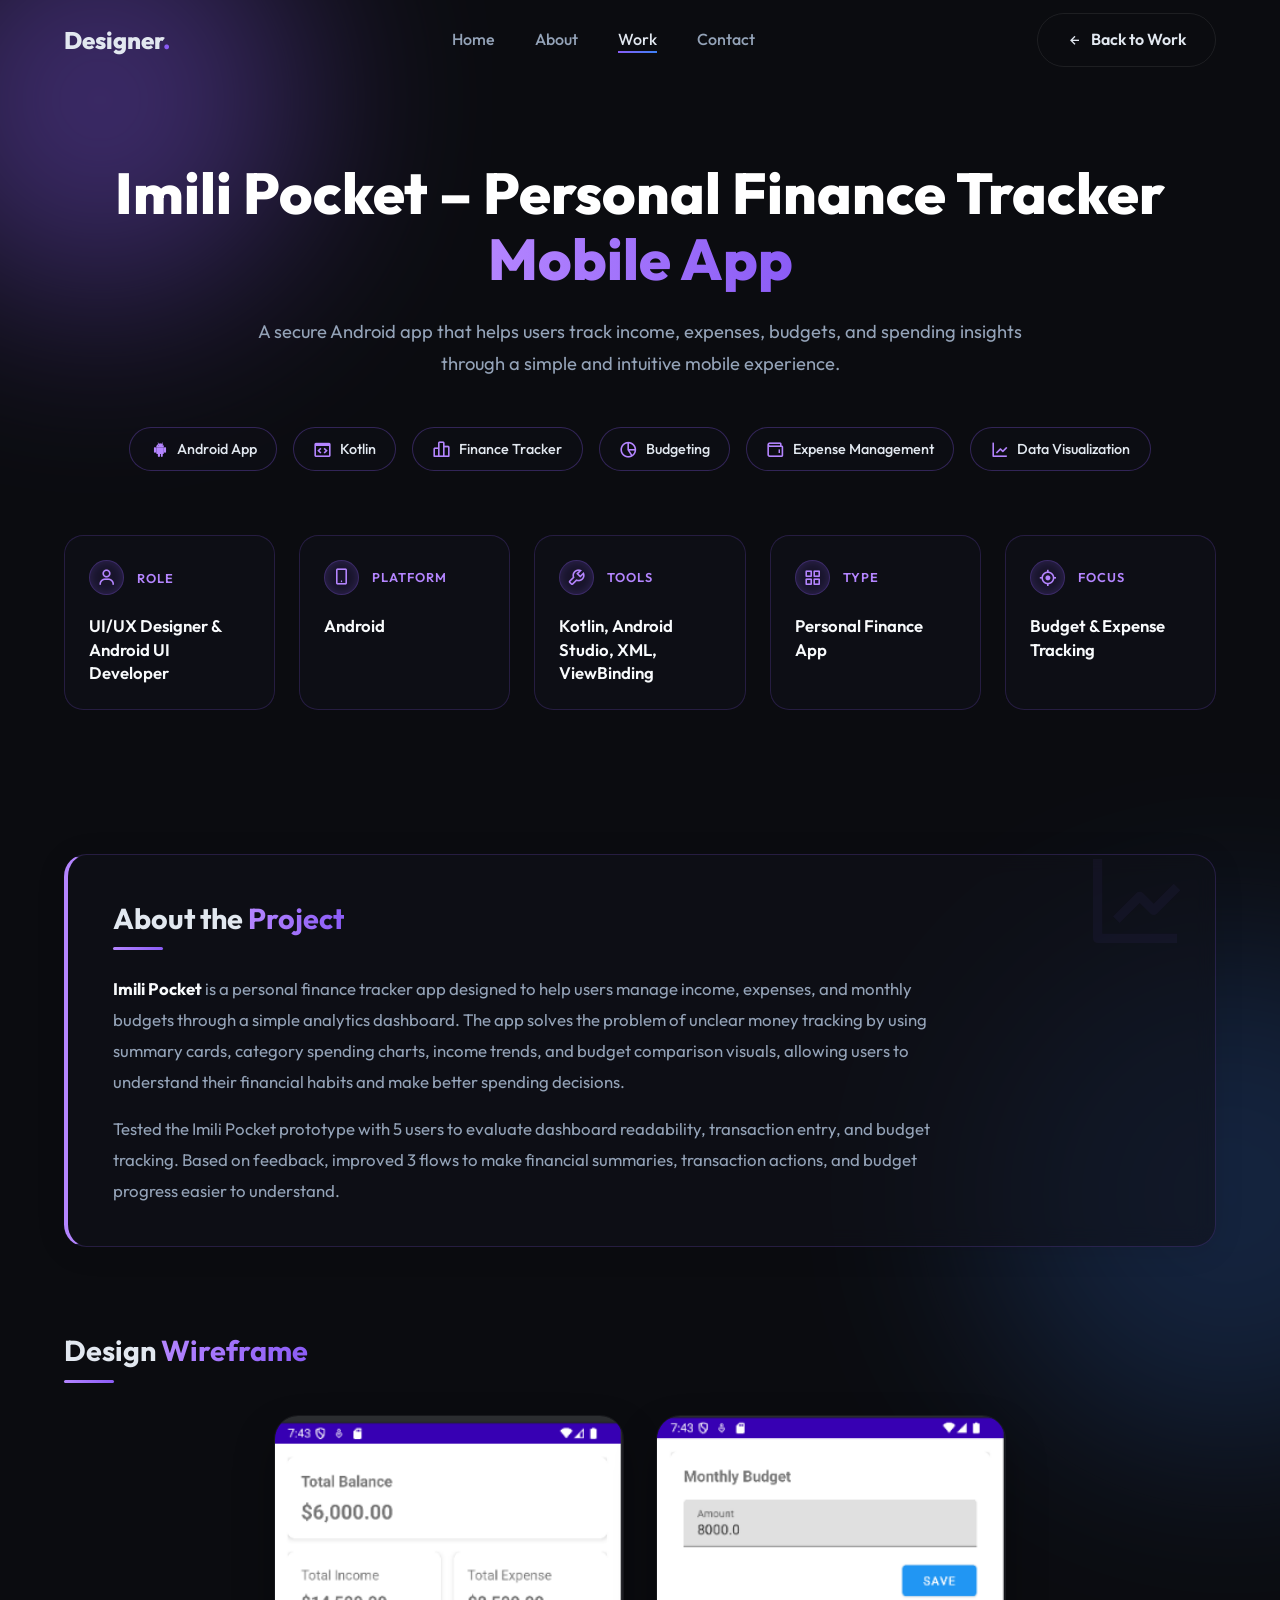
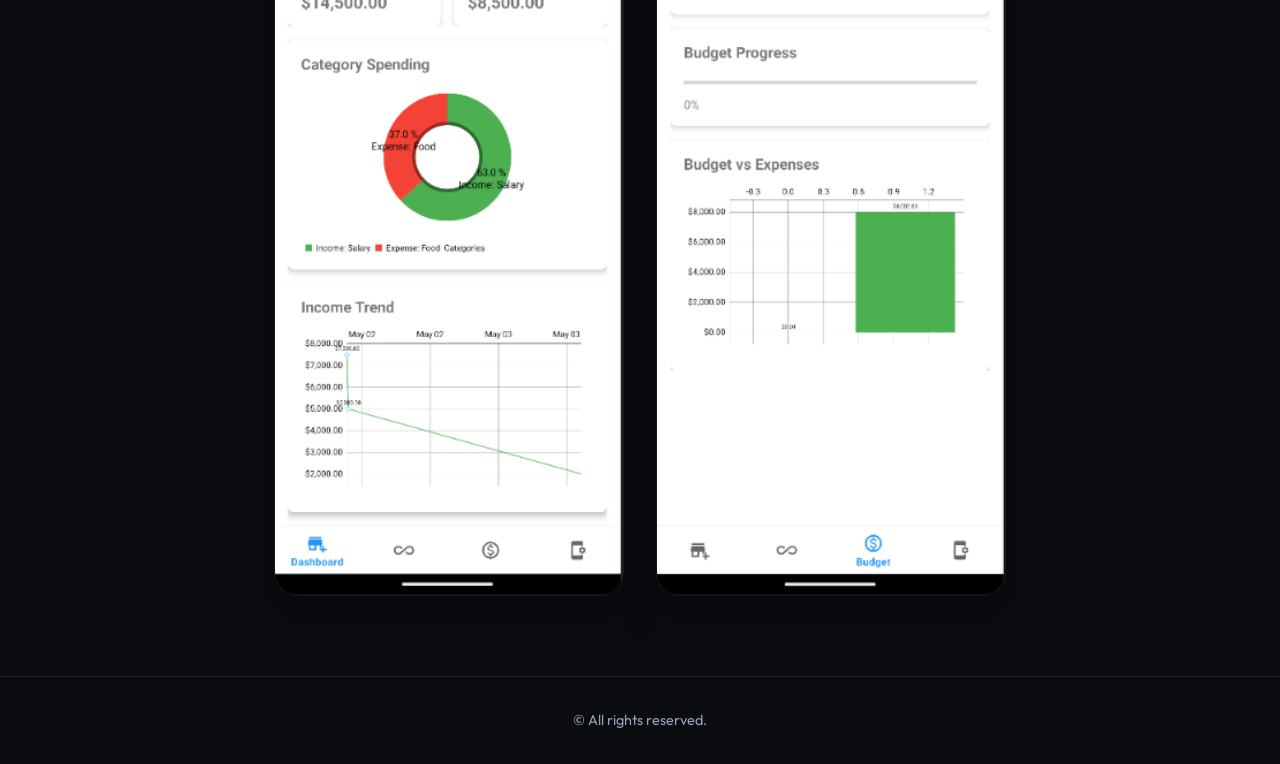
<file: web-app-design.html>
<!DOCTYPE html>
<html lang="en">
<head>
    <meta charset="UTF-8">
    <meta name="viewport" content="width=device-width, initial-scale=1.0">
    <title>Imili Pocket – Personal Finance Tracker</title>
    <!-- Google Fonts -->
    <link rel="preconnect" href="https://fonts.googleapis.com">
    <link rel="preconnect" href="https://fonts.gstatic.com" crossorigin>
    <link href="https://fonts.googleapis.com/css2?family=Outfit:wght@300;400;500;600;700;800&display=swap" rel="stylesheet">
    <!-- Icons -->
    <link href="https://unpkg.com/boxicons@2.1.4/css/boxicons.min.css" rel="stylesheet">
    <!-- Custom CSS -->
    <link rel="stylesheet" href="css/style.css">
    <style>
        /* ===== CASE STUDY PAGE SPECIFIC STYLES ===== */
        .case-hero {
            padding-top: calc(var(--header-height) + 5rem);
            padding-bottom: 4rem;
            text-align: center;
        }

        .case-title {
            font-size: clamp(2.2rem, 4.5vw, 4.5rem);
            font-weight: 800;
            line-height: 1.15;
            margin-bottom: 1.5rem;
            color: #ffffff;
        }
        
        .case-title span {
            background: linear-gradient(90deg, #b485ff, #8b5cf6);
            -webkit-background-clip: text;
            -webkit-text-fill-color: transparent;
        }

        .case-subtitle {
            font-size: 1.15rem;
            color: var(--text-color-muted);
            max-width: 800px;
            margin: 0 auto 3rem auto;
            line-height: 1.7;
            font-weight: 400;
        }

        /* Tags */
        .case-tags {
            display: flex;
            justify-content: center;
            gap: 1rem;
            flex-wrap: wrap;
            margin-bottom: 4rem;
        }

        .tag {
            background: rgba(15, 17, 26, 0.4);
            border: 1px solid rgba(139, 92, 246, 0.3);
            color: #e2e8f0;
            padding: 0.6rem 1.2rem;
            border-radius: 2rem;
            font-size: 0.9rem;
            font-weight: 500;
            display: flex;
            align-items: center;
            gap: 0.5rem;
            transition: all 0.3s ease;
        }
        
        .tag i {
            color: #b485ff;
            font-size: 1.2rem;
        }
        
        .tag:hover {
            border-color: rgba(139, 92, 246, 0.8);
            background: rgba(139, 92, 246, 0.1);
        }

        /* Overview Cards */
        .overview-grid {
            display: grid;
            grid-template-columns: repeat(5, 1fr);
            gap: 1.5rem;
            margin-bottom: 5rem;
        }
        
        @media screen and (max-width: 1024px) {
            .overview-grid {
                grid-template-columns: repeat(3, 1fr);
            }
        }
        
        @media screen and (max-width: 768px) {
            .overview-grid {
                grid-template-columns: repeat(2, 1fr);
            }
        }
        
        @media screen and (max-width: 480px) {
            .overview-grid {
                grid-template-columns: 1fr;
            }
        }

        .overview-card {
            background: rgba(15, 17, 26, 0.6);
            backdrop-filter: blur(10px);
            border: 1px solid rgba(139, 92, 246, 0.2);
            border-radius: 1.2rem;
            padding: 1.5rem;
            text-align: left;
            transition: transform 0.3s ease, border-color 0.3s ease;
        }
        
        .overview-card:hover {
            transform: translateY(-5px);
            border-color: rgba(139, 92, 246, 0.5);
        }

        .card-header {
            display: flex;
            align-items: center;
            gap: 0.8rem;
            margin-bottom: 1.2rem;
        }
        
        .card-icon {
            width: 35px;
            height: 35px;
            border-radius: 50%;
            background: rgba(139, 92, 246, 0.1);
            border: 1px solid rgba(139, 92, 246, 0.3);
            display: flex;
            align-items: center;
            justify-content: center;
            color: #b485ff;
            font-size: 1.2rem;
            box-shadow: inset 0 0 10px rgba(139, 92, 246, 0.2);
        }

        .ov-label {
            font-size: 0.8rem;
            color: #b485ff;
            text-transform: uppercase;
            letter-spacing: 1px;
            font-weight: 600;
        }

        .ov-value {
            font-size: 1.05rem;
            font-weight: 600;
            color: #f8fafc;
            line-height: 1.4;
        }
    </style>
</head>
<body>
    <div class="bg-glow glow-1"></div>
    <div class="bg-glow glow-2"></div>
    
    <!-- Navigation -->
    <header id="header" class="header scroll-header">
        <nav class="container nav">
            <a href="index.html" class="logo">Designer<span>.</span></a>
            <div class="nav-menu" id="nav-menu">
                <ul class="nav-list">
                    <li class="nav-item"><a href="index.html#home" class="nav-link">Home</a></li>
                    <li class="nav-item"><a href="index.html#about" class="nav-link">About</a></li>
                    <li class="nav-item"><a href="index.html#work" class="nav-link active">Work</a></li>
                    <li class="nav-item"><a href="index.html#contact" class="nav-link">Contact</a></li>
                </ul>
            </div>
            <div class="nav-actions">
                <a href="index.html#work" class="btn btn-outline"><i class='bx bx-left-arrow-alt'></i> Back to Work</a>
            </div>
        </nav>
    </header>

    <main>
        <!-- Hero Section -->
        <section class="case-hero container">
            <h1 class="case-title">Imili Pocket – Personal Finance Tracker <span>Mobile App</span></h1>
            <p class="case-subtitle">A secure Android app that helps users track income, expenses, budgets, and spending insights through a simple and intuitive mobile experience.</p>

            <!-- Tags -->
            <div class="case-tags">
                <span class="tag"><i class='bx bxl-android'></i> Android App</span>
                <span class="tag"><i class='bx bx-code-block'></i> Kotlin</span>
                <span class="tag"><i class='bx bx-bar-chart-alt-2'></i> Finance Tracker</span>
                <span class="tag"><i class='bx bx-pie-chart-alt-2'></i> Budgeting</span>
                <span class="tag"><i class='bx bx-wallet'></i> Expense Management</span>
                <span class="tag"><i class='bx bx-line-chart'></i> Data Visualization</span>
            </div>

            <!-- Overview Cards -->
            <div class="overview-grid">
                <!-- Role -->
                <div class="overview-card">
                    <div class="card-header">
                        <div class="card-icon"><i class='bx bx-user'></i></div>
                        <span class="ov-label">ROLE</span>
                    </div>
                    <p class="ov-value">UI/UX Designer &<br>Android UI Developer</p>
                </div>
                
                <!-- Platform -->
                <div class="overview-card">
                    <div class="card-header">
                        <div class="card-icon"><i class='bx bx-mobile-alt'></i></div>
                        <span class="ov-label">PLATFORM</span>
                    </div>
                    <p class="ov-value">Android</p>
                </div>
                
                <!-- Tools -->
                <div class="overview-card">
                    <div class="card-header">
                        <div class="card-icon"><i class='bx bx-wrench'></i></div>
                        <span class="ov-label">TOOLS</span>
                    </div>
                    <p class="ov-value">Kotlin, Android Studio, XML, ViewBinding</p>
                </div>
                
                <!-- Type -->
                <div class="overview-card">
                    <div class="card-header">
                        <div class="card-icon"><i class='bx bx-grid-alt'></i></div>
                        <span class="ov-label">TYPE</span>
                    </div>
                    <p class="ov-value">Personal Finance App</p>
                </div>
                
                <!-- Focus -->
                <div class="overview-card">
                    <div class="card-header">
                        <div class="card-icon"><i class='bx bx-target-lock'></i></div>
                        <span class="ov-label">FOCUS</span>
                    </div>
                    <p class="ov-value">Budget & Expense Tracking</p>
                </div>
            </div>
        </section>

        <!-- About the Project -->
        <section class="container" style="margin-bottom: 5rem;">
            <div class="glass-card" style="
                padding: 2.5rem 2.8rem;
                background: rgba(15, 17, 26, 0.6);
                backdrop-filter: blur(10px);
                border: 1px solid rgba(139, 92, 246, 0.2);
                border-left: 4px solid #b485ff;
                border-radius: 1.4rem;
                position: relative;
                overflow: hidden;
            ">
                <!-- decorative icon -->
                <i class='bx bx-line-chart' style="
                    position: absolute;
                    top: -10px;
                    right: 1.5rem;
                    font-size: 7rem;
                    color: rgba(139, 92, 246, 0.05);
                    pointer-events: none;
                    line-height: 1;
                "></i>

                <h2 style="font-size: 1.8rem; font-weight: 700; margin-bottom: 0.4rem;">
                    About the <span style="background: linear-gradient(90deg, #b485ff, #8b5cf6); -webkit-background-clip: text; -webkit-text-fill-color: transparent;">Project</span>
                </h2>
                <div style="width: 50px; height: 3px; background: linear-gradient(90deg, #b485ff, #8b5cf6); border-radius: 2px; margin-bottom: 1.4rem;"></div>

                <p style="
                    font-size: 1.05rem;
                    color: var(--text-color-muted);
                    line-height: 1.85;
                    max-width: 860px;
                ">
                    <strong style="color: #f8fafc;">Imili Pocket</strong> is a personal finance tracker app designed to help users manage income, expenses, and monthly budgets through a simple analytics dashboard. The app solves the problem of unclear money tracking by using summary cards, category spending charts, income trends, and budget comparison visuals, allowing users to understand their financial habits and make better spending decisions.
                </p>
                <p style="
                    font-size: 1.05rem;
                    color: var(--text-color-muted);
                    line-height: 1.85;
                    max-width: 860px;
                    margin-top: 1rem;
                ">
                    Tested the Imili Pocket prototype with 5 users to evaluate dashboard readability, transaction entry, and budget tracking. Based on feedback, improved 3 flows to make financial summaries, transaction actions, and budget progress easier to understand.
                </p>
            </div>
        </section>

        <!-- Design Wireframe -->
        <section class="container" style="margin-bottom: 2rem;">
            <h2 style="font-size: 1.8rem; font-weight: 700; margin-bottom: 0.4rem;">
                Design <span style="background: linear-gradient(90deg, #b485ff, #8b5cf6); -webkit-background-clip: text; -webkit-text-fill-color: transparent;">Wireframe</span>
            </h2>
            <div style="width: 50px; height: 3px; background: linear-gradient(90deg, #b485ff, #8b5cf6); border-radius: 2px; margin-bottom: 1.4rem;"></div>
        </section>

        <!-- Design Wireframes -->
        <section class="container" style="margin-bottom: 5rem; display: flex; gap: 2rem; justify-content: center; flex-wrap: wrap;">
            <img src="assets/dashboard.png" alt="Imili Pocket Dashboard" style="border-radius: 1.5rem; width: 100%; max-width: 350px; border: 1px solid rgba(255,255,255,0.05); box-shadow: 0 20px 40px rgba(0,0,0,0.3);">
            <img src="assets/budget.png" alt="Imili Pocket Budget" style="border-radius: 1.5rem; width: 100%; max-width: 350px; border: 1px solid rgba(255,255,255,0.05); box-shadow: 0 20px 40px rgba(0,0,0,0.3);">
        </section>
    </main>

    <!-- Footer -->
    <footer class="footer">
        <div class="container footer-container">
            <p class="footer-copy">&#169; All rights reserved.</p>
        </div>
    </footer>
    
    <script src="js/main.js"></script>
</body>
</html>
</file>
<file: css/style.css>
/* ==================== VARIABLES ==================== */
:root {
    /* Colors - Curated Dark Theme with Vibrant Accents */
    --bg-color: #0b0c10;
    --bg-color-alt: #13151c;
    --text-color: #e2e8f0;
    --text-color-muted: #94a3b8;
    
    /* Neons & Gradients */
    --accent-primary: #8b5cf6; /* Vibrant Purple */
    --accent-secondary: #3b82f6; /* Vibrant Blue */
    --gradient-primary: linear-gradient(135deg, var(--accent-primary), var(--accent-secondary));
    --gradient-text: linear-gradient(90deg, #c4b5fd, var(--accent-primary), #60a5fa);
    
    /* Glassmorphism */
    --glass-bg: rgba(255, 255, 255, 0.03);
    --glass-border: rgba(255, 255, 255, 0.08);
    --glass-glow: rgba(139, 92, 246, 0.15);

    /* Typography */
    --font-family: 'Outfit', sans-serif;
    --h1-font-size: clamp(2.5rem, 5vw, 4.5rem);
    --h2-font-size: clamp(2rem, 4vw, 3rem);
    --h3-font-size: 1.5rem;
    --normal-font-size: 1rem;
    --small-font-size: 0.875rem;
    
    /* Spacing & Transitions */
    --header-height: 5rem;
    --transition-fast: 0.2s ease;
    --transition-smooth: 0.4s cubic-bezier(0.16, 1, 0.3, 1);
}

/* ==================== BASE ==================== */
* {
    margin: 0;
    padding: 0;
    box-sizing: border-box;
}

html {
    scroll-behavior: smooth;
}

body {
    font-family: var(--font-family);
    background-color: var(--bg-color);
    color: var(--text-color);
    line-height: 1.6;
    overflow-x: hidden;
    position: relative;
}

a {
    text-decoration: none;
    color: inherit;
}

ul {
    list-style: none;
}

img {
    max-width: 100%;
    height: auto;
    display: block;
}

.container {
    max-width: 1200px;
    margin-inline: auto;
    padding-inline: 1.5rem;
}

.section {
    padding-block: 7rem 2rem;
}

/* ==================== BACKGROUND GLOWS ==================== */
.bg-glow {
    position: absolute;
    border-radius: 50%;
    filter: blur(100px);
    z-index: -1;
    pointer-events: none;
    opacity: 0.4;
}

.glow-1 {
    width: 400px;
    height: 400px;
    background: var(--accent-primary);
    top: -100px;
    left: -100px;
}

.glow-2 {
    width: 500px;
    height: 500px;
    background: var(--accent-secondary);
    top: 40%;
    right: -200px;
    opacity: 0.2;
}

.glow-3 {
    width: 300px;
    height: 300px;
    background: var(--accent-primary);
    bottom: -50px;
    left: 20%;
    opacity: 0.3;
}

/* ==================== TYPOGRAPHY ==================== */
.section-title-wrap {
    text-align: center;
    margin-bottom: 4rem;
}

.section-title {
    font-size: var(--h2-font-size);
    font-weight: 700;
    margin-bottom: 0.5rem;
}

.section-subtitle {
    color: var(--accent-primary);
    font-weight: 500;
    letter-spacing: 1px;
    text-transform: uppercase;
    font-size: var(--small-font-size);
}

/* ==================== COMPONENTS ==================== */
.glass-card {
    background: var(--glass-bg);
    backdrop-filter: blur(16px);
    -webkit-backdrop-filter: blur(16px);
    border: 1px solid var(--glass-border);
    border-radius: 1.5rem;
    box-shadow: 0 4px 30px rgba(0, 0, 0, 0.1);
    transition: var(--transition-smooth);
}

.glass-card:hover {
    border-color: rgba(255, 255, 255, 0.2);
    box-shadow: 0 10px 40px var(--glass-glow);
    transform: translateY(-5px);
}

/* Buttons */
.btn {
    display: inline-flex;
    align-items: center;
    justify-content: center;
    gap: 0.5rem;
    padding: 0.8rem 1.8rem;
    border-radius: 2rem;
    font-weight: 600;
    font-family: var(--font-family);
    transition: var(--transition-smooth);
    cursor: pointer;
    border: none;
}

.btn-primary {
    background: var(--gradient-primary);
    color: #fff;
    box-shadow: 0 4px 15px var(--glass-glow);
}

.btn-primary:hover {
    box-shadow: 0 8px 25px rgba(139, 92, 246, 0.4);
    transform: translateY(-2px);
}

.btn-outline {
    background: transparent;
    border: 1px solid var(--glass-border);
    color: var(--text-color);
}

.btn-outline:hover {
    border-color: var(--accent-primary);
    background: rgba(139, 92, 246, 0.1);
}

.btn-text {
    color: var(--text-color-muted);
    font-weight: 500;
}

.btn-text:hover {
    color: var(--accent-primary);
}

/* ==================== HEADER ==================== */
.header {
    position: fixed;
    top: 0;
    left: 0;
    width: 100%;
    z-index: 100;
    transition: var(--transition-smooth);
    background: transparent;
}

.header.scroll-header {
    background: rgba(11, 12, 16, 0.8);
    backdrop-filter: blur(12px);
    -webkit-backdrop-filter: blur(12px);
    border-bottom: 1px solid var(--glass-border);
}

.nav {
    height: var(--header-height);
    display: flex;
    justify-content: space-between;
    align-items: center;
}

.logo {
    font-size: 1.5rem;
    font-weight: 800;
    color: var(--text-color);
}

.logo span {
    color: var(--accent-primary);
}

.nav-list {
    display: flex;
    gap: 2.5rem;
}

.nav-link {
    font-weight: 500;
    color: var(--text-color-muted);
    transition: var(--transition-fast);
    position: relative;
}

.nav-link:hover, .nav-link.active {
    color: var(--text-color);
}

.nav-link::after {
    content: '';
    position: absolute;
    bottom: -4px;
    left: 0;
    width: 0%;
    height: 2px;
    background: var(--gradient-primary);
    transition: var(--transition-fast);
}

.nav-link:hover::after, .nav-link.active::after {
    width: 100%;
}

.nav-actions {
    display: flex;
    align-items: center;
    gap: 1rem;
}

.nav-toggle, .nav-close {
    display: none;
    font-size: 1.5rem;
    cursor: pointer;
}

/* ==================== HOME ==================== */
.home-container {
    display: grid;
    grid-template-columns: 1fr 1fr;
    align-items: center;
    gap: 4rem;
    min-height: 100vh;
    padding-top: var(--header-height);
}

.home-subtitle {
    display: block;
    font-size: 1.1rem;
    font-weight: 500;
    color: var(--accent-primary);
    margin-bottom: 1rem;
}

.home-title {
    font-size: var(--h1-font-size);
    font-weight: 800;
    line-height: 1.1;
    margin-bottom: 1.5rem;
}

.home-title span {
    background: var(--gradient-text);
    -webkit-background-clip: text;
    -webkit-text-fill-color: transparent;
}

.home-description {
    color: var(--text-color-muted);
    font-size: 1.1rem;
    margin-bottom: 2.5rem;
    max-width: 90%;
}

.home-buttons {
    display: flex;
    align-items: center;
    gap: 1.5rem;
}

.home-image {
    position: relative;
}

.image-wrapper {
    position: relative;
    border-radius: 2rem;
    padding: 1rem;
    background: var(--glass-bg);
    border: 1px solid var(--glass-border);
}

.hero-img {
    border-radius: 1.5rem;
    animation: float 6s ease-in-out infinite;
}

@keyframes float {
    0% { transform: translateY(0px); }
    50% { transform: translateY(-20px); }
    100% { transform: translateY(0px); }
}

.floating-badge {
    position: absolute;
    background: rgba(20, 20, 25, 0.7);
    backdrop-filter: blur(10px);
    border: 1px solid var(--glass-border);
    padding: 0.8rem 1.2rem;
    border-radius: 1rem;
    display: flex;
    align-items: center;
    gap: 0.5rem;
    font-weight: 600;
    font-size: 0.9rem;
    box-shadow: 0 4px 15px rgba(0,0,0,0.2);
}

.floating-badge i {
    color: var(--accent-primary);
    font-size: 1.2rem;
}

.badge-1 {
    top: 10%;
    left: -10%;
    animation: float 5s ease-in-out infinite alternate;
}

.badge-2 {
    bottom: 15%;
    right: -5%;
    animation: float 7s ease-in-out infinite alternate;
}

/* ==================== ABOUT / SKILLS ==================== */
.about-container {
    display: grid;
    grid-template-columns: 1fr 1fr;
    align-items: center;
    gap: 4rem;
    margin-bottom: 5rem;
}

.profile-wrapper {
    position: relative;
    border-radius: 2rem;
    padding: 1rem;
    background: var(--glass-bg);
    border: 1px solid var(--glass-border);
}

.profile-img {
    border-radius: 1.5rem;
    width: 100%;
    aspect-ratio: 4/5;
    object-fit: cover;
    object-position: top center;
    filter: grayscale(100%);
    transition: var(--transition-smooth);
}

.profile-img:hover {
    filter: grayscale(0%);
}

.badge-3 {
    bottom: -20px;
    right: -20px;
    animation: float 6s ease-in-out infinite alternate;
}

.skills-grid {
    display: grid;
    grid-template-columns: repeat(auto-fit, minmax(250px, 1fr));
    gap: 2rem;
}

.skill-card {
    padding: 2.5rem 2rem;
    text-align: left;
}

.skill-icon {
    width: 60px;
    height: 60px;
    background: rgba(139, 92, 246, 0.1);
    border-radius: 1rem;
    display: flex;
    align-items: center;
    justify-content: center;
    font-size: 2rem;
    color: var(--accent-primary);
    margin-bottom: 1.5rem;
    transition: var(--transition-smooth);
}

.skill-card:hover .skill-icon {
    background: var(--gradient-primary);
    color: #fff;
    transform: scale(1.1) rotate(5deg);
}

.skill-title {
    font-size: 1.25rem;
    margin-bottom: 1rem;
}

.skill-description {
    color: var(--text-color-muted);
    font-size: 0.95rem;
}

/* ==================== WORK ==================== */
.work-filters {
    display: flex;
    justify-content: center;
    align-items: center;
    gap: 1.5rem;
    margin-bottom: 3rem;
    flex-wrap: wrap;
}

.work-item {
    cursor: pointer;
    color: var(--text-color-muted);
    font-weight: 500;
    transition: var(--transition-fast);
    padding: 0.5rem 1rem;
    border-radius: 0.5rem;
}

.work-item:hover {
    color: var(--accent-primary);
}

.active-work {
    background: var(--gradient-primary);
    color: #fff;
}

.active-work:hover {
    color: #fff;
}

.work-card.hide-work {
    display: none;
}

.work-grid {
    display: grid;
    grid-template-columns: 1fr;
    gap: 3rem;
}

.work-card {
    padding: 1.5rem;
    display: grid;
    grid-template-columns: 1.2fr 1fr;
    gap: 3rem;
    align-items: center;
}

.work-image {
    position: relative;
    border-radius: 1rem;
    overflow: hidden;
}

.work-image img {
    border-radius: 1rem;
    transition: transform 0.6s cubic-bezier(0.16, 1, 0.3, 1);
}

.work-overlay {
    position: absolute;
    top: 0; left: 0; width: 100%; height: 100%;
    background: rgba(11, 12, 16, 0.6);
    backdrop-filter: blur(3px);
    display: flex;
    align-items: center;
    justify-content: center;
    opacity: 0;
    transition: var(--transition-smooth);
}

.work-link {
    width: 60px;
    height: 60px;
    background: var(--gradient-primary);
    border-radius: 50%;
    display: flex;
    align-items: center;
    justify-content: center;
    font-size: 1.5rem;
    color: #fff;
    transform: translateY(20px);
    transition: var(--transition-smooth);
}

.work-card:hover .work-image img {
    transform: scale(1.05);
}

.work-card:hover .work-overlay {
    opacity: 1;
}

.work-card:hover .work-link {
    transform: translateY(0);
}

.work-category {
    font-size: 0.85rem;
    color: var(--accent-primary);
    font-weight: 600;
    text-transform: uppercase;
    letter-spacing: 1px;
    margin-bottom: 0.5rem;
    display: block;
}

.work-title {
    font-size: 2rem;
    margin-bottom: 1rem;
}

.work-description {
    color: var(--text-color-muted);
}

/* Reverse alternate cards */
.work-card:nth-child(even) {
    grid-template-columns: 1fr 1.2fr;
}
.work-card:nth-child(even) .work-image {
    order: 2;
}

/* ==================== CONTACT ==================== */
.contact-container {
    display: grid;
    grid-template-columns: 1fr 1fr;
    gap: 4rem;
    padding: 4rem;
}

.contact-title {
    font-size: 2.5rem;
    margin-bottom: 1rem;
    line-height: 1.2;
}

.contact-description {
    color: var(--text-color-muted);
    margin-bottom: 2rem;
    font-size: 1.05rem;
}

.contact-badges {
    display: flex;
    flex-direction: column;
    gap: 1rem;
    margin-bottom: 2.5rem;
}

.contact-badge {
    display: inline-flex;
    align-items: center;
    gap: 0.8rem;
    background: rgba(255, 255, 255, 0.03);
    border: 1px solid var(--glass-border);
    padding: 0.8rem 1.2rem;
    border-radius: 0.8rem;
    font-size: 0.95rem;
    color: var(--text-color);
    font-weight: 500;
    transition: var(--transition-fast);
}

.contact-badge i {
    color: var(--accent-primary);
    font-size: 1.2rem;
}

.contact-badge:hover {
    background: rgba(139, 92, 246, 0.08);
    border-color: rgba(139, 92, 246, 0.3);
    transform: translateX(5px);
}

.contact-socials {
    display: flex;
    gap: 1rem;
}

.social-link {
    width: 45px;
    height: 45px;
    border: 1px solid var(--glass-border);
    border-radius: 50%;
    display: flex;
    align-items: center;
    justify-content: center;
    font-size: 1.2rem;
    color: var(--text-color);
    transition: var(--transition-fast);
}

.social-link:hover {
    background: var(--accent-primary);
    border-color: var(--accent-primary);
    transform: translateY(-3px);
}

.contact-cta-card {
    display: flex;
    align-items: center;
    justify-content: center;
    background: #111216; /* Very dark background as per image */
    border: 1px solid #1f2128;
    border-radius: 1.5rem;
    min-height: 400px; /* Big empty canvas effect */
    box-shadow: inset 0 0 50px rgba(0, 0, 0, 0.4); /* Subtle inner shadow */
    transition: var(--transition-smooth);
}

.contact-cta-card:hover {
    box-shadow: inset 0 0 70px rgba(0, 0, 0, 0.6), 0 0 30px rgba(139, 92, 246, 0.05);
    border-color: rgba(139, 92, 246, 0.15);
}

.input-group label {
    display: block;
    font-size: 0.95rem;
    font-weight: 500;
    color: #a0aec0;
    margin-bottom: 0.8rem;
}

.input-field {
    width: 100%;
    background: #17181c;
    border: 1px solid #2a2c33;
    padding: 1.2rem 1.2rem;
    border-radius: 0.8rem;
    color: var(--text-color);
    font-family: var(--font-family);
    outline: none;
    transition: var(--transition-smooth);
}

.input-field::placeholder {
    color: #718096;
}

.input-field:focus {
    border-color: #3b82f6;
    background: #1a1c22;
    box-shadow: 0 0 0 3px rgba(59, 130, 246, 0.15);
}

.select-wrapper {
    position: relative;
    width: 100%;
}

.select-field {
    appearance: none;
    cursor: pointer;
}

.select-field option {
    background-color: var(--bg-color-alt);
    color: var(--text-color);
}

.select-icon {
    position: absolute;
    right: 1.2rem;
    top: 50%;
    transform: translateY(-50%);
    font-size: 1.5rem;
    color: var(--text-color-muted);
    pointer-events: none;
    transition: var(--transition-fast);
}

.select-wrapper:focus-within .select-icon {
    color: var(--accent-primary);
}

.textarea-field {
    resize: vertical;
    min-height: 150px;
}

.submit-btn {
    padding: 1.2rem 2.8rem;
    font-size: 1.05rem;
    width: 100%;
    background: linear-gradient(90deg, #8b5cf6, #3b82f6);
    border-radius: 2rem;
    color: #fff;
    font-weight: 600;
    box-shadow: 0 0 25px rgba(139, 92, 246, 0.3);
    transition: transform 0.4s cubic-bezier(0.16, 1, 0.3, 1), box-shadow 0.3s ease;
    display: inline-flex;
    justify-content: center;
    align-items: center;
}

.submit-btn:hover {
    box-shadow: 0 0 35px rgba(59, 130, 246, 0.5);
    transform: scale(1.05) translateY(-2px) !important;
}

@media screen and (min-width: 768px) {
    .submit-btn {
        width: auto;
    }
}

/* ==================== FOOTER ==================== */
.footer {
    padding-block: 2rem;
    text-align: center;
    border-top: 1px solid var(--glass-border);
    margin-top: 4rem;
}

.footer-copy {
    color: var(--text-color-muted);
    font-size: 0.9rem;
}

/* ==================== SCROLL ANIMATIONS ==================== */
.reveal-up {
    opacity: 0;
    transform: translateY(50px);
    transition: opacity 0.8s ease, transform 0.8s ease;
}

.reveal-left {
    opacity: 0;
    transform: translateX(-50px);
    transition: opacity 0.8s ease, transform 0.8s ease;
}

.reveal-right {
    opacity: 0;
    transform: translateX(50px);
    transition: opacity 0.8s ease, transform 0.8s ease;
}

.active-reveal {
    opacity: 1;
    transform: translate(0);
}

/* ==================== RESPONSIVE ==================== */
@media screen and (max-width: 992px) {
    .home-container, .about-container {
        grid-template-columns: 1fr;
        text-align: center;
        padding-top: calc(var(--header-height) + 2rem);
    }

    .home-description, .about-description {
        margin-inline: auto;
    }

    .about-data .section-title-wrap {
        text-align: center !important;
    }

    .home-buttons {
        justify-content: center;
    }

    .work-card, .work-card:nth-child(even) {
        grid-template-columns: 1fr;
    }

    .work-card:nth-child(even) .work-image {
        order: -1;
    }

    .contact-container {
        grid-template-columns: 1fr;
        padding: 2.5rem;
    }
}

@media screen and (max-width: 768px) {
    .nav-menu {
        position: fixed;
        top: 0;
        right: -100%;
        width: 100%;
        height: 100vh;
        background: rgba(11, 12, 16, 0.95);
        backdrop-filter: blur(15px);
        display: flex;
        align-items: center;
        justify-content: center;
        transition: right 0.4s ease;
    }

    .nav-menu.show-menu {
        right: 0;
    }

    .nav-list {
        flex-direction: column;
        text-align: center;
        gap: 2rem;
    }

    .nav-link {
        font-size: 1.5rem;
    }

    .nav-toggle, .nav-close {
        display: block;
    }

    .nav-close {
        position: absolute;
        top: 1.5rem;
        right: 1.5rem;
    }
}

@media screen and (max-width: 968px) { .contact-wrapper { grid-template-columns: 1fr !important; } .contact-right { margin-top: 2rem; } }
</file>
